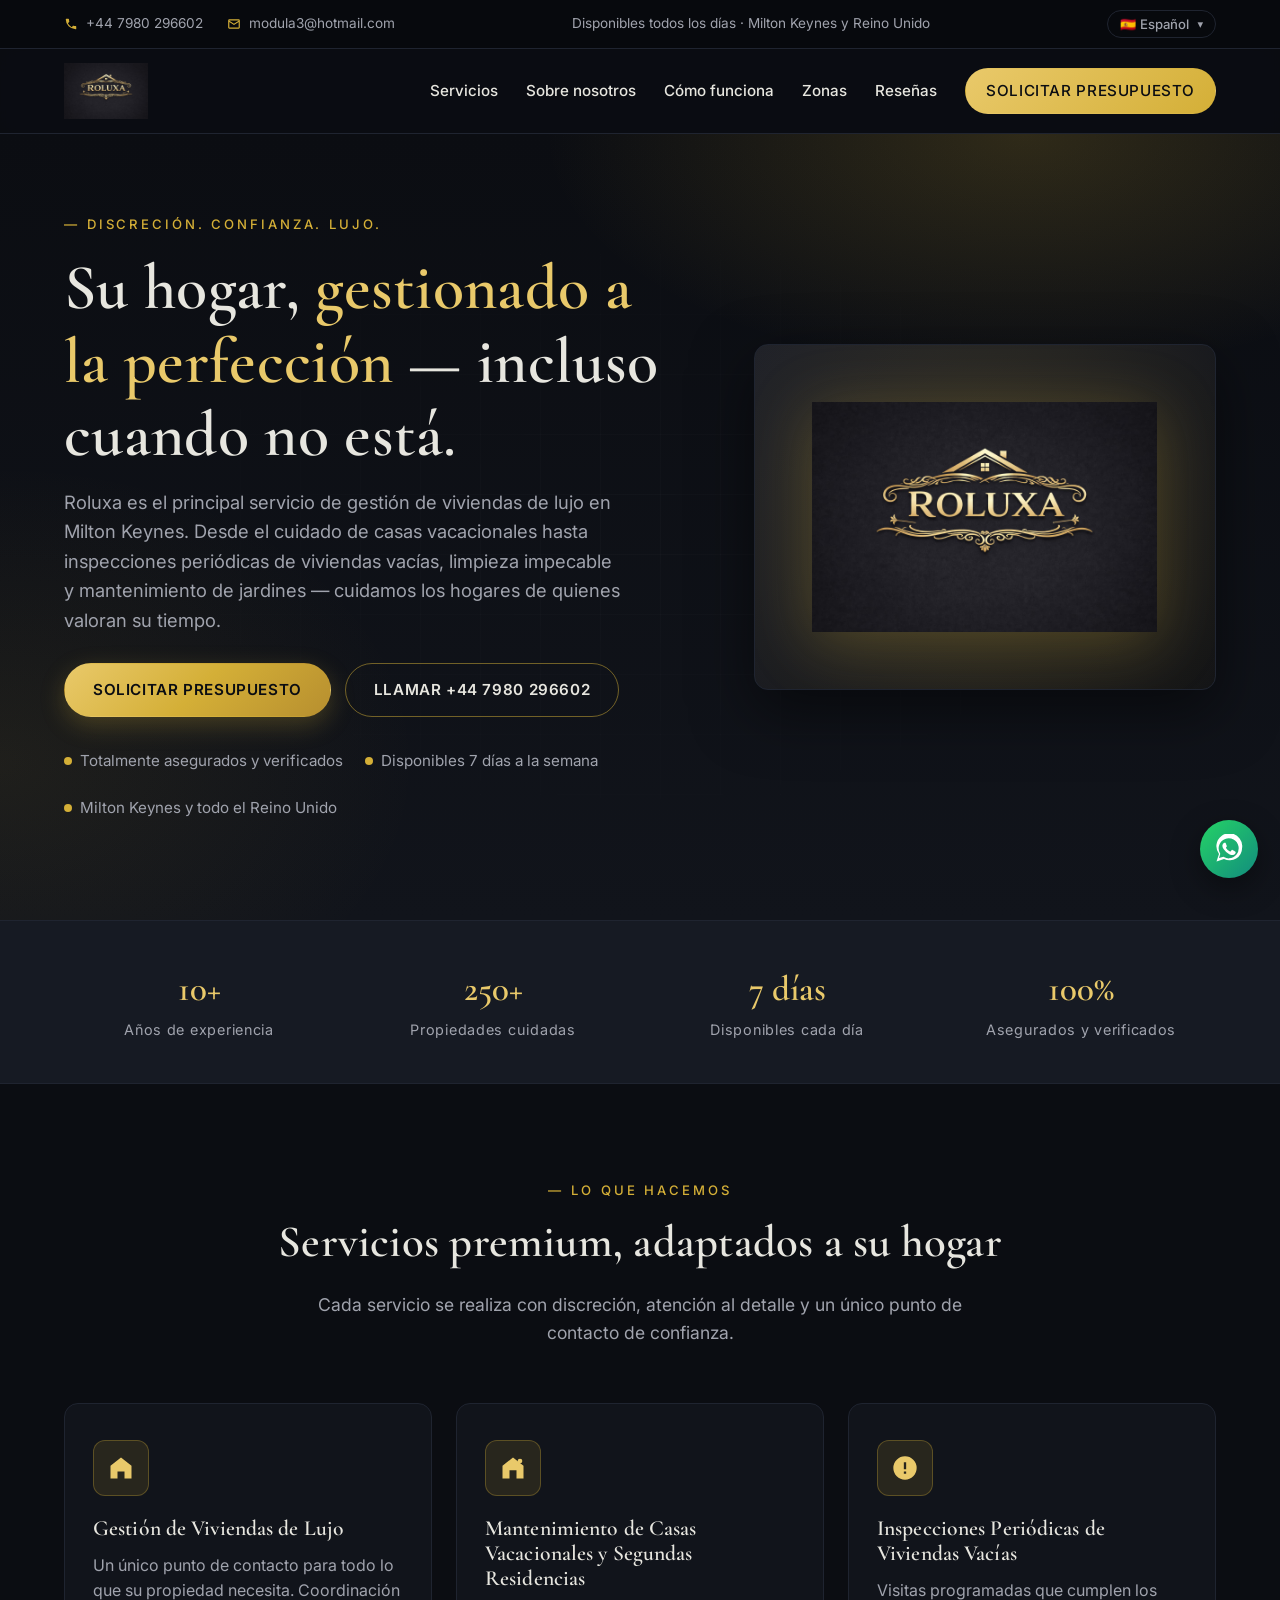
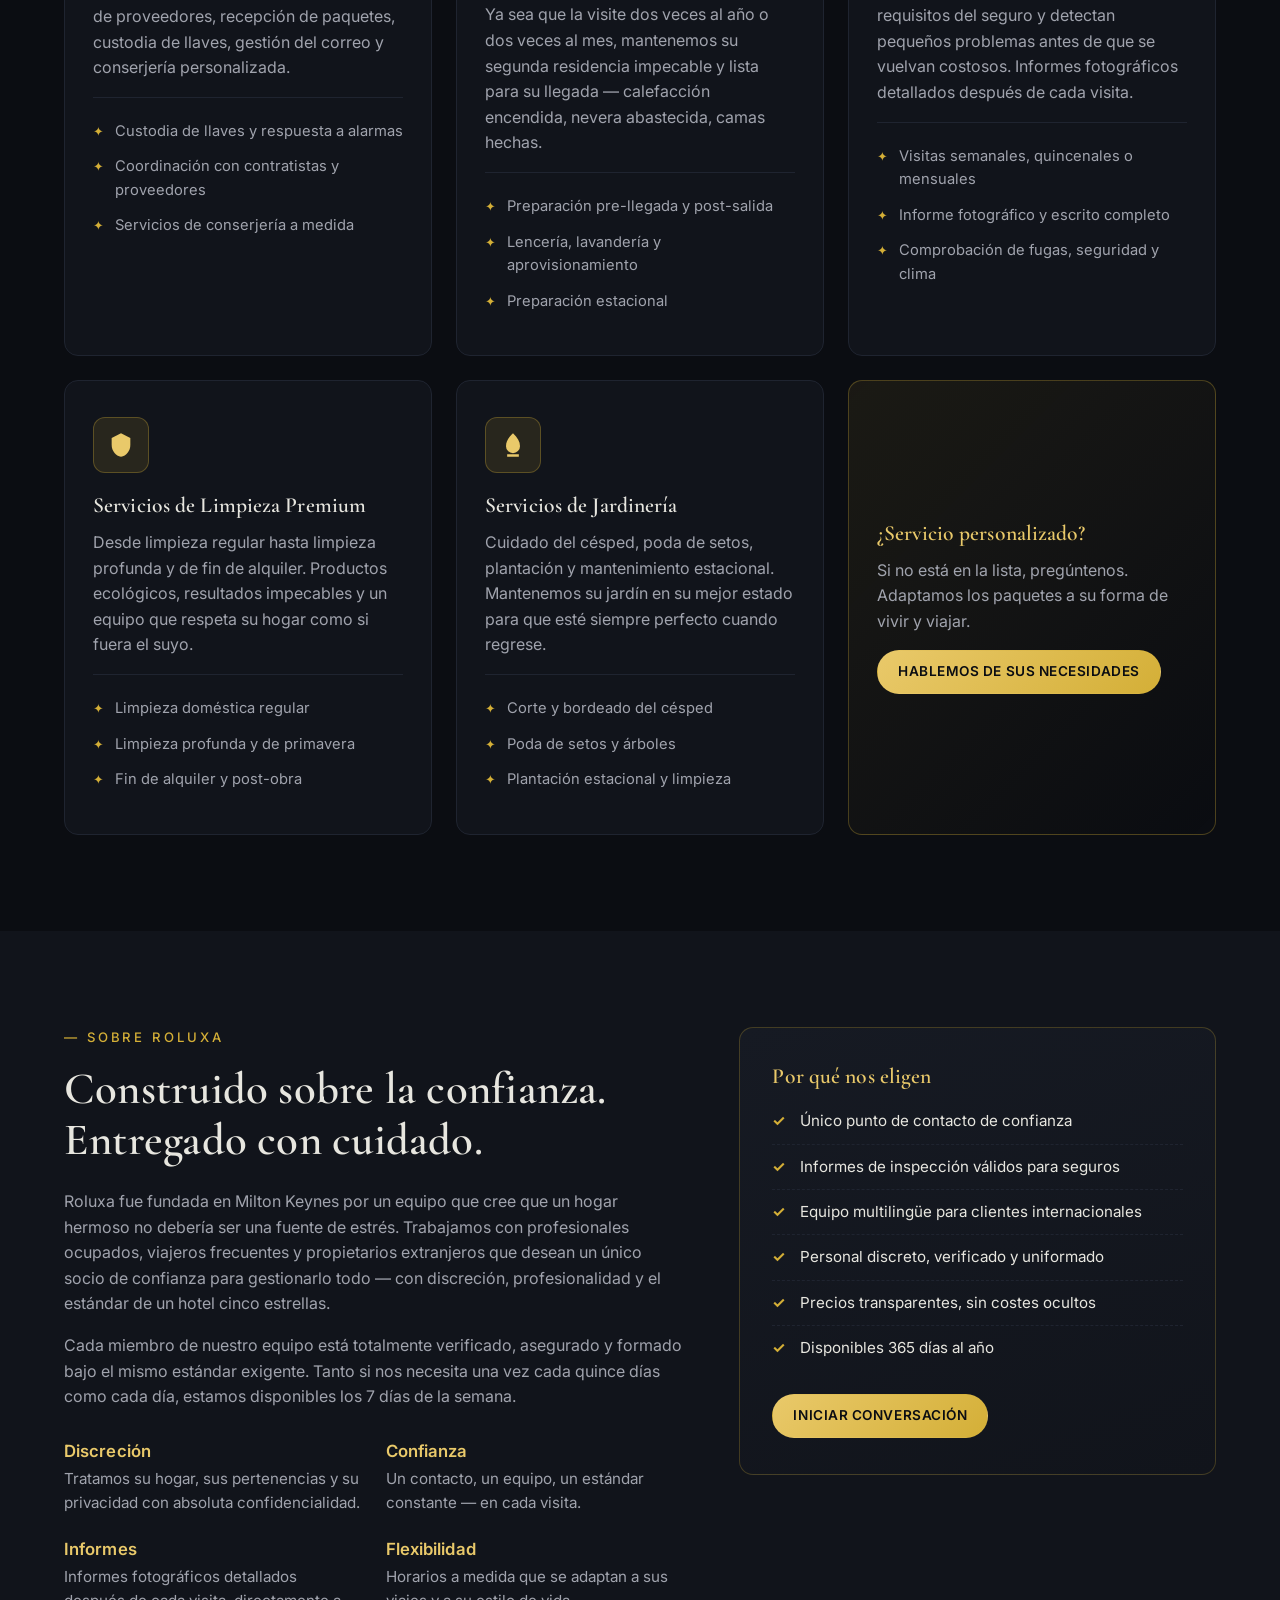
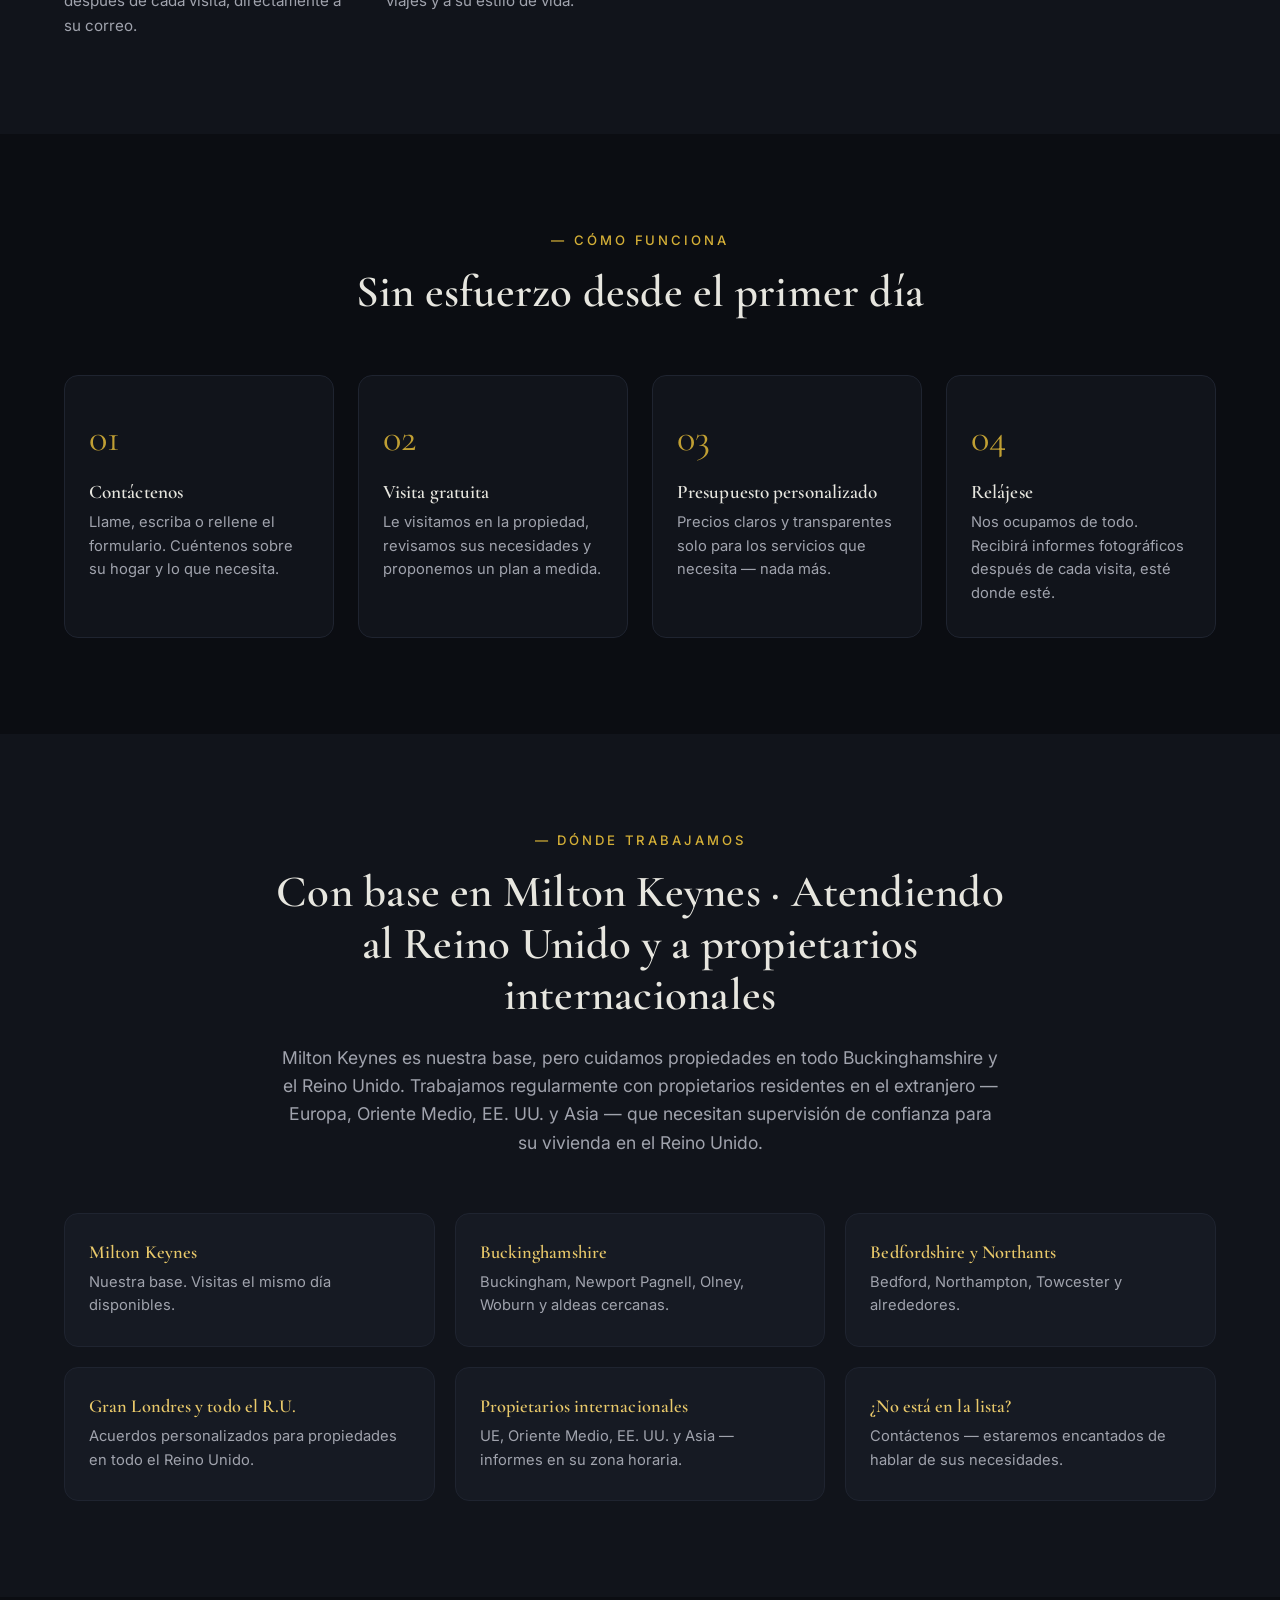
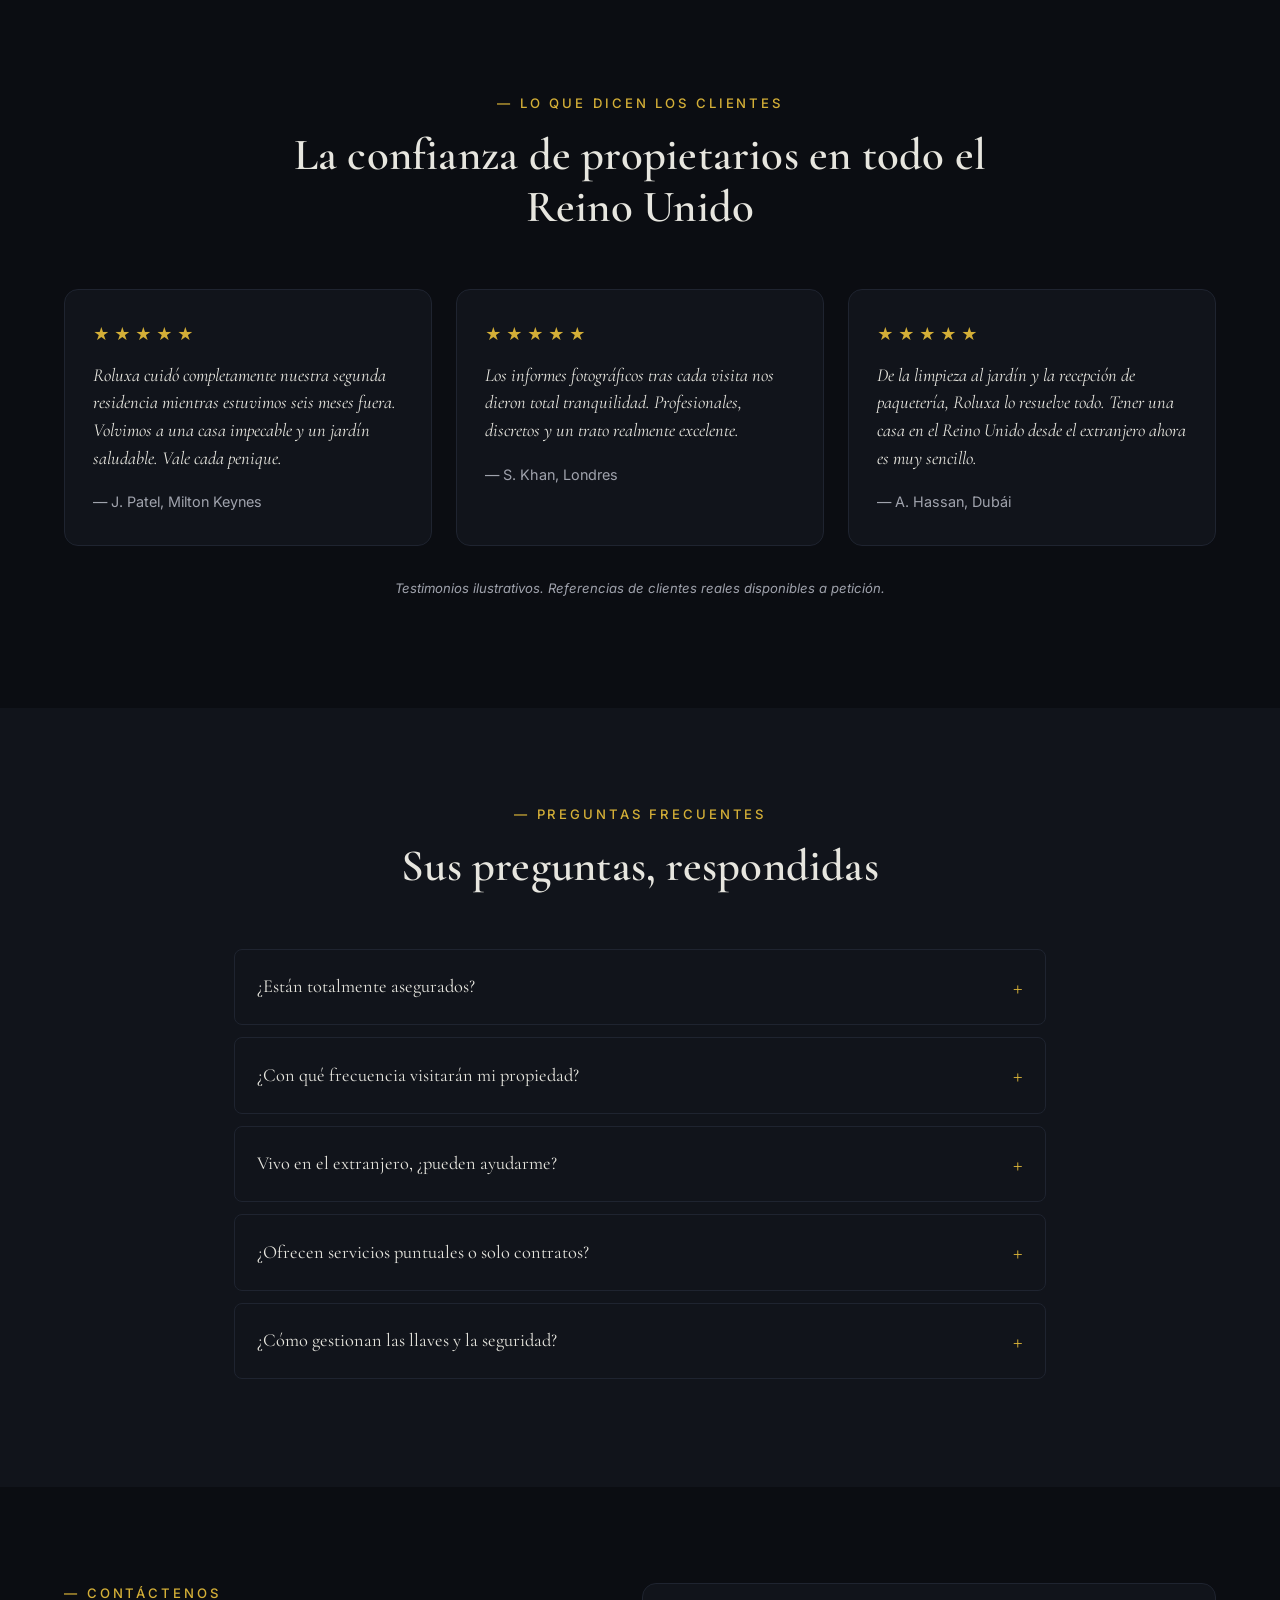
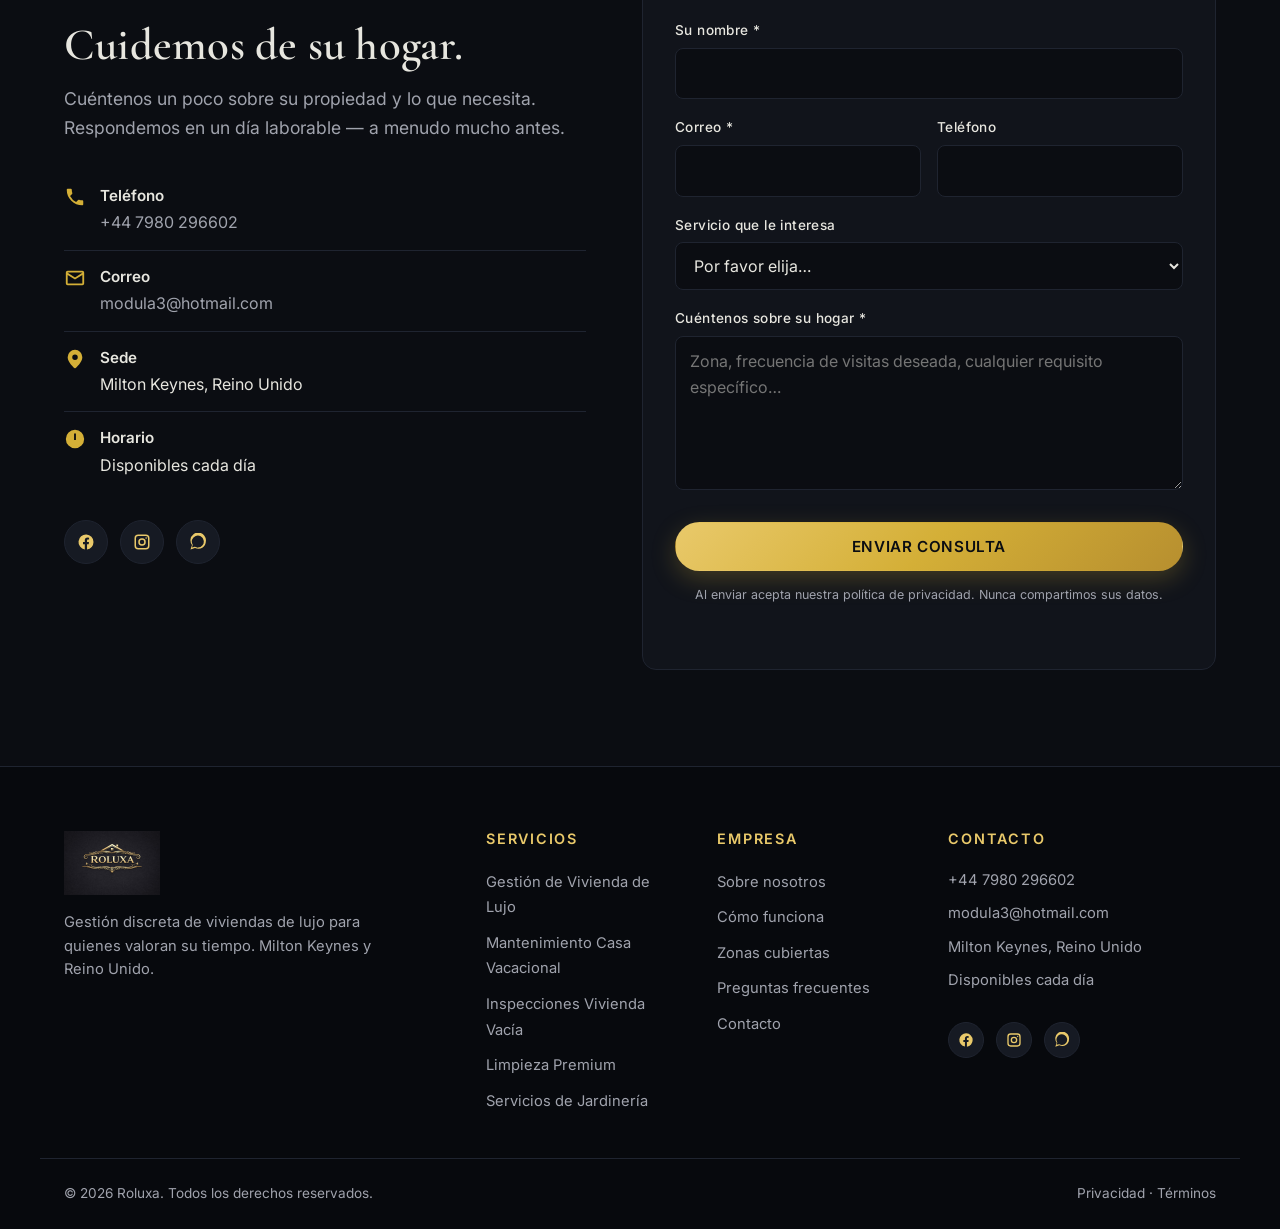
<file: es/index.html>
<!DOCTYPE html>
<html lang="es">
<head>
  <meta charset="UTF-8" />
  <meta name="viewport" content="width=device-width, initial-scale=1.0" />
  <meta name="theme-color" content="#0b0d12" />

  <title>Roluxa | Gestión de Viviendas de Lujo &amp; Mantenimiento de Propiedades &middot; Milton Keynes y Reino Unido</title>
  <meta name="description" content="Roluxa ofrece gestión discreta de viviendas de lujo, mantenimiento de segundas residencias y casas vacacionales, inspecciones de viviendas vacías, limpieza premium y servicios de jardinería en Milton Keynes y todo el Reino Unido." />
  <meta name="keywords" content="gestión vivienda de lujo, mantenimiento segunda residencia, casa vacacional, inspecciones vivienda vacía, limpieza premium, jardinería, Milton Keynes, gestión inmobiliaria Reino Unido, custodia de llaves" />
  <meta name="author" content="Roluxa" />
  <meta name="robots" content="index, follow, max-image-preview:large" />

  <link rel="canonical" href="https://www.roluxa.co.uk/es/" />
  <link rel="alternate" hreflang="en-GB" href="https://www.roluxa.co.uk/" />
  <link rel="alternate" hreflang="en" href="https://www.roluxa.co.uk/" />
  <link rel="alternate" hreflang="ar" href="https://www.roluxa.co.uk/ar/" />
  <link rel="alternate" hreflang="fr" href="https://www.roluxa.co.uk/fr/" />
  <link rel="alternate" hreflang="es" href="https://www.roluxa.co.uk/es/" />
  <link rel="alternate" hreflang="x-default" href="https://www.roluxa.co.uk/" />

  <meta property="og:type" content="website" />
  <meta property="og:site_name" content="Roluxa" />
  <meta property="og:title" content="Roluxa | Gestión de Viviendas de Lujo" />
  <meta property="og:description" content="Gestión discreta de viviendas de lujo para quienes valoran su tiempo. Milton Keynes y Reino Unido." />
  <meta property="og:url" content="https://www.roluxa.co.uk/es/" />
  <meta property="og:image" content="https://www.roluxa.co.uk/og-image.jpg" />
  <meta property="og:locale" content="es_ES" />

  <meta name="twitter:card" content="summary_large_image" />
  <meta name="twitter:title" content="Roluxa | Gestión de Viviendas de Lujo" />
  <meta name="twitter:description" content="Su hogar, gestionado a la perfección — incluso cuando no está." />
  <meta name="twitter:image" content="https://www.roluxa.co.uk/og-image.jpg" />

  <link rel="icon" type="image/svg+xml" href="../favicon.svg" />
  <link rel="apple-touch-icon" href="../logo.png" />
  <link rel="manifest" href="../site.webmanifest" />

  <link rel="preconnect" href="https://fonts.googleapis.com" />
  <link rel="preconnect" href="https://fonts.gstatic.com" crossorigin />
  <link href="https://fonts.googleapis.com/css2?family=Cormorant+Garamond:wght@400;500;600;700&amp;family=Inter:wght@300;400;500;600;700&amp;display=swap" rel="stylesheet" />

  <link rel="stylesheet" href="../styles.css" />

  <script type="application/ld+json">
  {
    "@context": "https://schema.org",
    "@type": "HomeAndConstructionBusiness",
    "name": "Roluxa",
    "description": "Gestión de viviendas de lujo, mantenimiento de segundas residencias, inspecciones de viviendas vacías, limpieza premium y jardinería.",
    "url": "https://www.roluxa.co.uk/es/",
    "logo": "https://www.roluxa.co.uk/logo.png",
    "telephone": "+44 7980 296602",
    "email": "modula3@hotmail.com",
    "priceRange": "$$$",
    "address": { "@type": "PostalAddress", "addressLocality": "Milton Keynes", "addressRegion": "Buckinghamshire", "addressCountry": "GB" },
    "areaServed": [ { "@type": "City", "name": "Milton Keynes" }, { "@type": "Country", "name": "Reino Unido" } ],
    "sameAs": [ "https://www.facebook.com/share/1N78MLEqkn/", "https://www.instagram.com/roluxa_services" ]
  }
  </script>
</head>
<body>

  <a class="skip-link" href="#main">Saltar al contenido</a>

  <div class="topbar">
    <div class="container topbar-inner">
      <span class="topbar-item"><svg class="ic" viewBox="0 0 24 24" aria-hidden="true"><path d="M6.6 10.8a15.5 15.5 0 0 0 6.6 6.6l2.2-2.2a1 1 0 0 1 1-.25 11.4 11.4 0 0 0 3.6.57 1 1 0 0 1 1 1V20a1 1 0 0 1-1 1A17 17 0 0 1 3 4a1 1 0 0 1 1-1h3.5a1 1 0 0 1 1 1 11.4 11.4 0 0 0 .57 3.6 1 1 0 0 1-.25 1z"/></svg><a href="tel:+447980296602">+44 7980 296602</a></span>
      <span class="topbar-item"><svg class="ic" viewBox="0 0 24 24" aria-hidden="true"><path d="M4 4h16a2 2 0 0 1 2 2v12a2 2 0 0 1-2 2H4a2 2 0 0 1-2-2V6a2 2 0 0 1 2-2zm0 2v.4l8 5 8-5V6H4zm0 2.6V18h16V8.6l-8 5-8-5z"/></svg><a href="mailto:modula3@hotmail.com">modula3@hotmail.com</a></span>
      <span class="topbar-item desktop-only">Disponibles todos los días &middot; Milton Keynes y Reino Unido</span>
      <span class="lang-switch desktop-only" id="langSwitch">
        <button class="lang-current" type="button" aria-haspopup="true" aria-expanded="false">🇪🇸 Español</button>
        <ul class="lang-menu" role="menu">
          <li><a href="/" lang="en"><span class="flag">🇬🇧</span>English</a></li>
          <li><a href="/ar/" lang="ar"><span class="flag">🇸🇦</span>العربية</a></li>
          <li><a href="/fr/" lang="fr"><span class="flag">🇫🇷</span>Français</a></li>
          <li><a href="/es/" class="active" lang="es"><span class="flag">🇪🇸</span>Español</a></li>
        </ul>
      </span>
    </div>
  </div>

  <header class="site-header" id="siteHeader">
    <div class="container nav-inner">
      <a href="#home" class="brand" aria-label="Roluxa - inicio">
        <img src="../logo.png" alt="Roluxa" class="brand-logo" onerror="this.onerror=null;this.src='../logo.svg';" />
      </a>
      <nav class="nav" aria-label="Navegación principal">
        <ul class="nav-list" id="navList">
          <li><a href="#services">Servicios</a></li>
          <li><a href="#about">Sobre nosotros</a></li>
          <li><a href="#process">Cómo funciona</a></li>
          <li><a href="#areas">Zonas</a></li>
          <li><a href="#testimonials">Reseñas</a></li>
          <li><a href="#contact" class="btn btn-gold-sm">Solicitar Presupuesto</a></li>
        </ul>
      </nav>
      <button class="hamburger" id="hamburger" aria-label="Abrir menú" aria-expanded="false" aria-controls="navList">
        <span></span><span></span><span></span>
      </button>
    </div>
  </header>

  <main id="main">

    <section id="home" class="hero">
      <div class="hero-bg" aria-hidden="true"></div>
      <div class="container hero-inner">
        <div class="hero-content">
          <p class="eyebrow">&mdash; Discreción. Confianza. Lujo.</p>
          <h1 class="hero-title">Su hogar, <span class="gold">gestionado a la perfección</span> &mdash; incluso cuando no está.</h1>
          <p class="hero-sub">
            Roluxa es el principal servicio de gestión de viviendas de lujo en Milton Keynes. Desde el cuidado de casas vacacionales hasta inspecciones periódicas de viviendas vacías, limpieza impecable y mantenimiento de jardines &mdash; cuidamos los hogares de quienes valoran su tiempo.
          </p>
          <div class="hero-cta">
            <a href="#contact" class="btn btn-gold">Solicitar Presupuesto</a>
            <a href="tel:+447980296602" class="btn btn-ghost">Llamar +44 7980 296602</a>
          </div>
          <ul class="hero-points">
            <li><span class="dot"></span> Totalmente asegurados y verificados</li>
            <li><span class="dot"></span> Disponibles 7 días a la semana</li>
            <li><span class="dot"></span> Milton Keynes y todo el Reino Unido</li>
          </ul>
        </div>
        <div class="hero-frame" aria-hidden="true">
          <div class="frame-glow"></div>
          <img src="../logo.png" alt="" class="hero-logo" onerror="this.onerror=null;this.src='../logo.svg';" />
        </div>
      </div>
    </section>

    <section class="trust">
      <div class="container trust-grid">
        <div class="trust-item"><strong>10+</strong><span>Años de experiencia</span></div>
        <div class="trust-item"><strong>250+</strong><span>Propiedades cuidadas</span></div>
        <div class="trust-item"><strong>7 días</strong><span>Disponibles cada día</span></div>
        <div class="trust-item"><strong>100%</strong><span>Asegurados y verificados</span></div>
      </div>
    </section>

    <section id="services" class="section">
      <div class="container">
        <header class="section-head">
          <p class="eyebrow">&mdash; Lo que hacemos</p>
          <h2>Servicios premium, adaptados a su hogar</h2>
          <p class="lede">Cada servicio se realiza con discreción, atención al detalle y un único punto de contacto de confianza.</p>
        </header>

        <div class="services-grid">
          <article class="service-card">
            <div class="service-icon" aria-hidden="true"><svg viewBox="0 0 24 24"><path d="M12 3l9 7v11h-6v-6h-6v6H3V10z"/></svg></div>
            <h3>Gestión de Viviendas de Lujo</h3>
            <p>Un único punto de contacto para todo lo que su propiedad necesita. Coordinación de proveedores, recepción de paquetes, custodia de llaves, gestión del correo y conserjería personalizada.</p>
            <ul class="service-list">
              <li>Custodia de llaves y respuesta a alarmas</li>
              <li>Coordinación con contratistas y proveedores</li>
              <li>Servicios de conserjería a medida</li>
            </ul>
          </article>

          <article class="service-card">
            <div class="service-icon" aria-hidden="true"><svg viewBox="0 0 24 24"><path d="M21 10l-9-7-9 7v11h6v-7h6v7h6z"/><circle cx="18" cy="6" r="2"/></svg></div>
            <h3>Mantenimiento de Casas Vacacionales y Segundas Residencias</h3>
            <p>Ya sea que la visite dos veces al año o dos veces al mes, mantenemos su segunda residencia impecable y lista para su llegada &mdash; calefacción encendida, nevera abastecida, camas hechas.</p>
            <ul class="service-list">
              <li>Preparación pre-llegada y post-salida</li>
              <li>Lencería, lavandería y aprovisionamiento</li>
              <li>Preparación estacional</li>
            </ul>
          </article>

          <article class="service-card">
            <div class="service-icon" aria-hidden="true"><svg viewBox="0 0 24 24"><path d="M12 2a10 10 0 1 0 10 10A10 10 0 0 0 12 2zm1 11h-2V7h2zm0 4h-2v-2h2z"/></svg></div>
            <h3>Inspecciones Periódicas de Viviendas Vacías</h3>
            <p>Visitas programadas que cumplen los requisitos del seguro y detectan pequeños problemas antes de que se vuelvan costosos. Informes fotográficos detallados después de cada visita.</p>
            <ul class="service-list">
              <li>Visitas semanales, quincenales o mensuales</li>
              <li>Informe fotográfico y escrito completo</li>
              <li>Comprobación de fugas, seguridad y clima</li>
            </ul>
          </article>

          <article class="service-card">
            <div class="service-icon" aria-hidden="true"><svg viewBox="0 0 24 24"><path d="M12 2L4 6v6c0 5 3.5 9.5 8 10 4.5-.5 8-5 8-10V6z"/></svg></div>
            <h3>Servicios de Limpieza Premium</h3>
            <p>Desde limpieza regular hasta limpieza profunda y de fin de alquiler. Productos ecológicos, resultados impecables y un equipo que respeta su hogar como si fuera el suyo.</p>
            <ul class="service-list">
              <li>Limpieza doméstica regular</li>
              <li>Limpieza profunda y de primavera</li>
              <li>Fin de alquiler y post-obra</li>
            </ul>
          </article>

          <article class="service-card">
            <div class="service-icon" aria-hidden="true"><svg viewBox="0 0 24 24"><path d="M12 2C8 6 6 9 6 13a6 6 0 0 0 12 0c0-4-2-7-6-11zM7 20h10v2H7z"/></svg></div>
            <h3>Servicios de Jardinería</h3>
            <p>Cuidado del césped, poda de setos, plantación y mantenimiento estacional. Mantenemos su jardín en su mejor estado para que esté siempre perfecto cuando regrese.</p>
            <ul class="service-list">
              <li>Corte y bordeado del césped</li>
              <li>Poda de setos y árboles</li>
              <li>Plantación estacional y limpieza</li>
            </ul>
          </article>

          <article class="service-card service-card--cta">
            <h3>¿Servicio personalizado?</h3>
            <p>Si no está en la lista, pregúntenos. Adaptamos los paquetes a su forma de vivir y viajar.</p>
            <a href="#contact" class="btn btn-gold-sm">Hablemos de sus necesidades</a>
          </article>
        </div>
      </div>
    </section>

    <section id="about" class="section section--alt">
      <div class="container about-grid">
        <div class="about-text">
          <p class="eyebrow">&mdash; Sobre Roluxa</p>
          <h2>Construido sobre la confianza. Entregado con cuidado.</h2>
          <p>
            Roluxa fue fundada en Milton Keynes por un equipo que cree que un hogar hermoso no debería ser una fuente de estrés. Trabajamos con profesionales ocupados, viajeros frecuentes y propietarios extranjeros que desean un único socio de confianza para gestionarlo todo &mdash; con discreción, profesionalidad y el estándar de un hotel cinco estrellas.
          </p>
          <p>
            Cada miembro de nuestro equipo está totalmente verificado, asegurado y formado bajo el mismo estándar exigente. Tanto si nos necesita una vez cada quince días como cada día, estamos disponibles los 7 días de la semana.
          </p>
          <div class="about-bullets">
            <div><h4>Discreción</h4><p>Tratamos su hogar, sus pertenencias y su privacidad con absoluta confidencialidad.</p></div>
            <div><h4>Confianza</h4><p>Un contacto, un equipo, un estándar constante &mdash; en cada visita.</p></div>
            <div><h4>Informes</h4><p>Informes fotográficos detallados después de cada visita, directamente a su correo.</p></div>
            <div><h4>Flexibilidad</h4><p>Horarios a medida que se adaptan a sus viajes y a su estilo de vida.</p></div>
          </div>
        </div>
        <aside class="about-card">
          <h3>Por qué nos eligen</h3>
          <ul class="check-list">
            <li>Único punto de contacto de confianza</li>
            <li>Informes de inspección válidos para seguros</li>
            <li>Equipo multilingüe para clientes internacionales</li>
            <li>Personal discreto, verificado y uniformado</li>
            <li>Precios transparentes, sin costes ocultos</li>
            <li>Disponibles 365 días al año</li>
          </ul>
          <a href="#contact" class="btn btn-gold-sm">Iniciar conversación</a>
        </aside>
      </div>
    </section>

    <section id="process" class="section">
      <div class="container">
        <header class="section-head">
          <p class="eyebrow">&mdash; Cómo funciona</p>
          <h2>Sin esfuerzo desde el primer día</h2>
        </header>
        <ol class="process-list">
          <li><span class="step-num">01</span><h3>Contáctenos</h3><p>Llame, escriba o rellene el formulario. Cuéntenos sobre su hogar y lo que necesita.</p></li>
          <li><span class="step-num">02</span><h3>Visita gratuita</h3><p>Le visitamos en la propiedad, revisamos sus necesidades y proponemos un plan a medida.</p></li>
          <li><span class="step-num">03</span><h3>Presupuesto personalizado</h3><p>Precios claros y transparentes solo para los servicios que necesita &mdash; nada más.</p></li>
          <li><span class="step-num">04</span><h3>Relájese</h3><p>Nos ocupamos de todo. Recibirá informes fotográficos después de cada visita, esté donde esté.</p></li>
        </ol>
      </div>
    </section>

    <section id="areas" class="section section--alt">
      <div class="container">
        <header class="section-head">
          <p class="eyebrow">&mdash; Dónde trabajamos</p>
          <h2>Con base en Milton Keynes &middot; Atendiendo al Reino Unido y a propietarios internacionales</h2>
          <p class="lede">Milton Keynes es nuestra base, pero cuidamos propiedades en todo Buckinghamshire y el Reino Unido. Trabajamos regularmente con propietarios residentes en el extranjero &mdash; Europa, Oriente Medio, EE.&nbsp;UU. y Asia &mdash; que necesitan supervisión de confianza para su vivienda en el Reino Unido.</p>
        </header>
        <div class="areas-grid">
          <div class="area-card"><h3>Milton Keynes</h3><p>Nuestra base. Visitas el mismo día disponibles.</p></div>
          <div class="area-card"><h3>Buckinghamshire</h3><p>Buckingham, Newport Pagnell, Olney, Woburn y aldeas cercanas.</p></div>
          <div class="area-card"><h3>Bedfordshire y Northants</h3><p>Bedford, Northampton, Towcester y alrededores.</p></div>
          <div class="area-card"><h3>Gran Londres y todo el R.U.</h3><p>Acuerdos personalizados para propiedades en todo el Reino Unido.</p></div>
          <div class="area-card"><h3>Propietarios internacionales</h3><p>UE, Oriente Medio, EE.&nbsp;UU. y Asia &mdash; informes en su zona horaria.</p></div>
          <div class="area-card"><h3>¿No está en la lista?</h3><p>Contáctenos &mdash; estaremos encantados de hablar de sus necesidades.</p></div>
        </div>
      </div>
    </section>

    <section id="testimonials" class="section">
      <div class="container">
        <header class="section-head">
          <p class="eyebrow">&mdash; Lo que dicen los clientes</p>
          <h2>La confianza de propietarios en todo el Reino Unido</h2>
        </header>
        <div class="testimonial-grid">
          <figure class="testimonial">
            <div class="stars" aria-label="5 de 5 estrellas">&#9733;&#9733;&#9733;&#9733;&#9733;</div>
            <blockquote>Roluxa cuidó completamente nuestra segunda residencia mientras estuvimos seis meses fuera. Volvimos a una casa impecable y un jardín saludable. Vale cada penique.</blockquote>
            <figcaption>&mdash; J. Patel, Milton Keynes</figcaption>
          </figure>
          <figure class="testimonial">
            <div class="stars" aria-label="5 de 5 estrellas">&#9733;&#9733;&#9733;&#9733;&#9733;</div>
            <blockquote>Los informes fotográficos tras cada visita nos dieron total tranquilidad. Profesionales, discretos y un trato realmente excelente.</blockquote>
            <figcaption>&mdash; S. Khan, Londres</figcaption>
          </figure>
          <figure class="testimonial">
            <div class="stars" aria-label="5 de 5 estrellas">&#9733;&#9733;&#9733;&#9733;&#9733;</div>
            <blockquote>De la limpieza al jardín y la recepción de paquetería, Roluxa lo resuelve todo. Tener una casa en el Reino Unido desde el extranjero ahora es muy sencillo.</blockquote>
            <figcaption>&mdash; A. Hassan, Dubái</figcaption>
          </figure>
        </div>
        <p class="testimonial-note">Testimonios ilustrativos. Referencias de clientes reales disponibles a petición.</p>
      </div>
    </section>

    <section id="faq" class="section section--alt">
      <div class="container faq-wrap">
        <header class="section-head">
          <p class="eyebrow">&mdash; Preguntas frecuentes</p>
          <h2>Sus preguntas, respondidas</h2>
        </header>
        <div class="faq">
          <details><summary>¿Están totalmente asegurados?</summary><p>Sí. Roluxa cuenta con seguro integral de responsabilidad civil y seguro de custodia de llaves. La documentación está disponible a petición.</p></details>
          <details><summary>¿Con qué frecuencia visitarán mi propiedad?</summary><p>Tan a menudo como necesite. Muchos clientes con casas vacías eligen visitas semanales o quincenales para cumplir con los requisitos del seguro; los propietarios de casas vacacionales prefieren inspecciones mensuales más la preparación de la llegada.</p></details>
          <details><summary>Vivo en el extranjero, ¿pueden ayudarme?</summary><p>Por supuesto. Una gran parte de nuestro trabajo es para propietarios residentes fuera del país. Enviamos informes fotográficos y escritos detallados tras cada visita, y estamos disponibles en cualquier zona horaria por WhatsApp y correo.</p></details>
          <details><summary>¿Ofrecen servicios puntuales o solo contratos?</summary><p>Ambos. Ofrecemos limpiezas profundas puntuales, mantenimiento de jardines bajo demanda y visitas de custodia de llaves, así como contratos de gestión continuada.</p></details>
          <details><summary>¿Cómo gestionan las llaves y la seguridad?</summary><p>Las llaves se guardan en cajas con código fuera del lugar, nunca etiquetadas con su dirección. Todo el personal está verificado, uniformado y sigue protocolos de seguridad estrictos.</p></details>
        </div>
      </div>
    </section>

    <section id="contact" class="section">
      <div class="container contact-grid">
        <div class="contact-info">
          <p class="eyebrow">&mdash; Contáctenos</p>
          <h2>Cuidemos de su hogar.</h2>
          <p class="lede">Cuéntenos un poco sobre su propiedad y lo que necesita. Respondemos en un día laborable &mdash; a menudo mucho antes.</p>
          <ul class="contact-list">
            <li><svg class="ic" viewBox="0 0 24 24"><path d="M6.6 10.8a15.5 15.5 0 0 0 6.6 6.6l2.2-2.2a1 1 0 0 1 1-.25 11.4 11.4 0 0 0 3.6.57 1 1 0 0 1 1 1V20a1 1 0 0 1-1 1A17 17 0 0 1 3 4a1 1 0 0 1 1-1h3.5a1 1 0 0 1 1 1 11.4 11.4 0 0 0 .57 3.6 1 1 0 0 1-.25 1z"/></svg><div><strong>Teléfono</strong><a href="tel:+447980296602">+44 7980 296602</a></div></li>
            <li><svg class="ic" viewBox="0 0 24 24"><path d="M4 4h16a2 2 0 0 1 2 2v12a2 2 0 0 1-2 2H4a2 2 0 0 1-2-2V6a2 2 0 0 1 2-2zm0 2v.4l8 5 8-5V6H4zm0 2.6V18h16V8.6l-8 5-8-5z"/></svg><div><strong>Correo</strong><a href="mailto:modula3@hotmail.com">modula3@hotmail.com</a></div></li>
            <li><svg class="ic" viewBox="0 0 24 24"><path d="M12 2a8 8 0 0 0-8 8c0 5.4 7 11.6 7.3 11.8a1 1 0 0 0 1.4 0C13 21.6 20 15.4 20 10a8 8 0 0 0-8-8zm0 11a3 3 0 1 1 3-3 3 3 0 0 1-3 3z"/></svg><div><strong>Sede</strong>Milton Keynes, Reino Unido</div></li>
            <li><svg class="ic" viewBox="0 0 24 24"><path d="M12 2a10 10 0 1 0 10 10A10 10 0 0 0 12 2zm1 11h-2V6h2z"/></svg><div><strong>Horario</strong>Disponibles cada día</div></li>
          </ul>
          <div class="socials">
            <a href="https://www.facebook.com/share/1N78MLEqkn/" aria-label="Roluxa en Facebook" target="_blank" rel="noopener"><svg viewBox="0 0 24 24"><path d="M22 12a10 10 0 1 0-11.6 9.9v-7H8v-3h2.4V9.7c0-2.4 1.4-3.7 3.6-3.7a14 14 0 0 1 2.1.2v2.4h-1.2c-1.2 0-1.5.7-1.5 1.5V12h2.6l-.4 3h-2.2v7A10 10 0 0 0 22 12z"/></svg></a>
            <a href="https://www.instagram.com/roluxa_services" aria-label="Roluxa en Instagram" target="_blank" rel="noopener"><svg viewBox="0 0 24 24"><path d="M7 2h10a5 5 0 0 1 5 5v10a5 5 0 0 1-5 5H7a5 5 0 0 1-5-5V7a5 5 0 0 1 5-5zm10 2H7a3 3 0 0 0-3 3v10a3 3 0 0 0 3 3h10a3 3 0 0 0 3-3V7a3 3 0 0 0-3-3zm-5 3a5 5 0 1 1-5 5 5 5 0 0 1 5-5zm0 2a3 3 0 1 0 3 3 3 3 0 0 0-3-3zm5.5-3.5a1 1 0 1 1-1 1 1 1 0 0 1 1-1z"/></svg></a>
            <a href="https://wa.me/447980296602" aria-label="Roluxa en WhatsApp" target="_blank" rel="noopener"><svg viewBox="0 0 24 24"><path d="M20.5 3.5A10 10 0 0 0 4 16l-2 6 6-2a10 10 0 0 0 14.5-9 10 10 0 0 0-2-7.5zm-8.5 16a8 8 0 0 1-4.1-1.1l-.3-.2-3.6 1 1-3.5-.2-.3a8 8 0 1 1 7.2 4z"/></svg></a>
          </div>
        </div>

        <form class="contact-form" id="contactForm" action="https://formspree.io/f/mredzpbb" method="POST" novalidate>
          <div class="field">
            <label for="name">Su nombre *</label>
            <input id="name" name="name" type="text" required autocomplete="name" />
          </div>
          <div class="field-row">
            <div class="field">
              <label for="email">Correo *</label>
              <input id="email" name="email" type="email" required autocomplete="email" />
            </div>
            <div class="field">
              <label for="phone">Teléfono</label>
              <input id="phone" name="phone" type="tel" autocomplete="tel" />
            </div>
          </div>
          <div class="field">
            <label for="service">Servicio que le interesa</label>
            <select id="service" name="service">
              <option value="">Por favor elija…</option>
              <option>Gestión de Vivienda de Lujo</option>
              <option>Mantenimiento Casa Vacacional / Segunda Residencia</option>
              <option>Inspección Vivienda Vacía</option>
              <option>Limpieza Premium</option>
              <option>Servicios de Jardinería</option>
              <option>A medida / varios servicios</option>
            </select>
          </div>
          <div class="field">
            <label for="message">Cuéntenos sobre su hogar *</label>
            <textarea id="message" name="message" rows="5" required placeholder="Zona, frecuencia de visitas deseada, cualquier requisito específico…"></textarea>
          </div>
          <input type="text" name="_gotcha" tabindex="-1" autocomplete="off" style="position:absolute;left:-9999px;" />
          <input type="hidden" name="_subject" value="Nueva consulta Roluxa (ES)" />
          <input type="hidden" name="_language" value="es" />
          <button type="submit" class="btn btn-gold">Enviar consulta</button>
          <p class="form-note">Al enviar acepta nuestra política de privacidad. Nunca compartimos sus datos.</p>
          <p class="form-status" id="formStatus" role="status" aria-live="polite"></p>
        </form>
      </div>
    </section>

  </main>

  <footer class="site-footer">
    <div class="container footer-inner">
      <div class="footer-brand">
        <img src="../logo.png" alt="Roluxa" class="footer-logo" onerror="this.onerror=null;this.src='../logo.svg';" />
        <p>Gestión discreta de viviendas de lujo para quienes valoran su tiempo. Milton Keynes y Reino Unido.</p>
      </div>
      <div class="footer-col">
        <h4>Servicios</h4>
        <ul>
          <li><a href="#services">Gestión de Vivienda de Lujo</a></li>
          <li><a href="#services">Mantenimiento Casa Vacacional</a></li>
          <li><a href="#services">Inspecciones Vivienda Vacía</a></li>
          <li><a href="#services">Limpieza Premium</a></li>
          <li><a href="#services">Servicios de Jardinería</a></li>
        </ul>
      </div>
      <div class="footer-col">
        <h4>Empresa</h4>
        <ul>
          <li><a href="#about">Sobre nosotros</a></li>
          <li><a href="#process">Cómo funciona</a></li>
          <li><a href="#areas">Zonas cubiertas</a></li>
          <li><a href="#faq">Preguntas frecuentes</a></li>
          <li><a href="#contact">Contacto</a></li>
        </ul>
      </div>
      <div class="footer-col">
        <h4>Contacto</h4>
        <ul class="footer-contact">
          <li><a href="tel:+447980296602">+44 7980 296602</a></li>
          <li><a href="mailto:modula3@hotmail.com">modula3@hotmail.com</a></li>
          <li>Milton Keynes, Reino Unido</li>
          <li>Disponibles cada día</li>
        </ul>
        <div class="socials small">
          <a href="https://www.facebook.com/share/1N78MLEqkn/" aria-label="Facebook" target="_blank" rel="noopener"><svg viewBox="0 0 24 24"><path d="M22 12a10 10 0 1 0-11.6 9.9v-7H8v-3h2.4V9.7c0-2.4 1.4-3.7 3.6-3.7a14 14 0 0 1 2.1.2v2.4h-1.2c-1.2 0-1.5.7-1.5 1.5V12h2.6l-.4 3h-2.2v7A10 10 0 0 0 22 12z"/></svg></a>
          <a href="https://www.instagram.com/roluxa_services" aria-label="Instagram" target="_blank" rel="noopener"><svg viewBox="0 0 24 24"><path d="M7 2h10a5 5 0 0 1 5 5v10a5 5 0 0 1-5 5H7a5 5 0 0 1-5-5V7a5 5 0 0 1 5-5zm10 2H7a3 3 0 0 0-3 3v10a3 3 0 0 0 3 3h10a3 3 0 0 0 3-3V7a3 3 0 0 0-3-3zm-5 3a5 5 0 1 1-5 5 5 5 0 0 1 5-5zm0 2a3 3 0 1 0 3 3 3 3 0 0 0-3-3zm5.5-3.5a1 1 0 1 1-1 1 1 1 0 0 1 1-1z"/></svg></a>
          <a href="https://wa.me/447980296602" aria-label="WhatsApp" target="_blank" rel="noopener"><svg viewBox="0 0 24 24"><path d="M20.5 3.5A10 10 0 0 0 4 16l-2 6 6-2a10 10 0 0 0 14.5-9 10 10 0 0 0-2-7.5zm-8.5 16a8 8 0 0 1-4.1-1.1l-.3-.2-3.6 1 1-3.5-.2-.3a8 8 0 1 1 7.2 4z"/></svg></a>
        </div>
      </div>
    </div>
    <div class="container footer-bottom">
      <p>&copy; <span id="year"></span> Roluxa. Todos los derechos reservados.</p>
      <p><a href="#">Privacidad</a> &middot; <a href="#">Términos</a></p>
    </div>
  </footer>

  <a href="https://wa.me/447980296602?text=Hola%20Roluxa%2C%20quisiera%20un%20presupuesto" class="float-wa" aria-label="Chatear por WhatsApp" target="_blank" rel="noopener">
    <svg viewBox="0 0 24 24"><path d="M20.5 3.5A10 10 0 0 0 4 16l-2 6 6-2a10 10 0 0 0 14.5-9 10 10 0 0 0-2-7.5zm-8.5 16a8 8 0 0 1-4.1-1.1l-.3-.2-3.6 1 1-3.5-.2-.3a8 8 0 1 1 7.2 4zm4.4-6c-.2-.1-1.4-.7-1.6-.8s-.4-.1-.6.1-.7.8-.8 1-.3.2-.6.1a6.5 6.5 0 0 1-3.2-2.8c-.2-.4.2-.4.6-1.2.1-.2 0-.4 0-.5s-.6-1.5-.8-2-.4-.4-.6-.4h-.5a1 1 0 0 0-.7.3 3 3 0 0 0-.9 2.2 5.1 5.1 0 0 0 1.1 2.7 11.6 11.6 0 0 0 4.4 3.9c2 .9 2.6.7 3.1.7a2.7 2.7 0 0 0 1.8-1.3 2.2 2.2 0 0 0 .2-1.3c-.1-.1-.3-.2-.6-.3z"/></svg>
  </a>

  <script src="../script.js" defer></script>
</body>
</html>
</file>
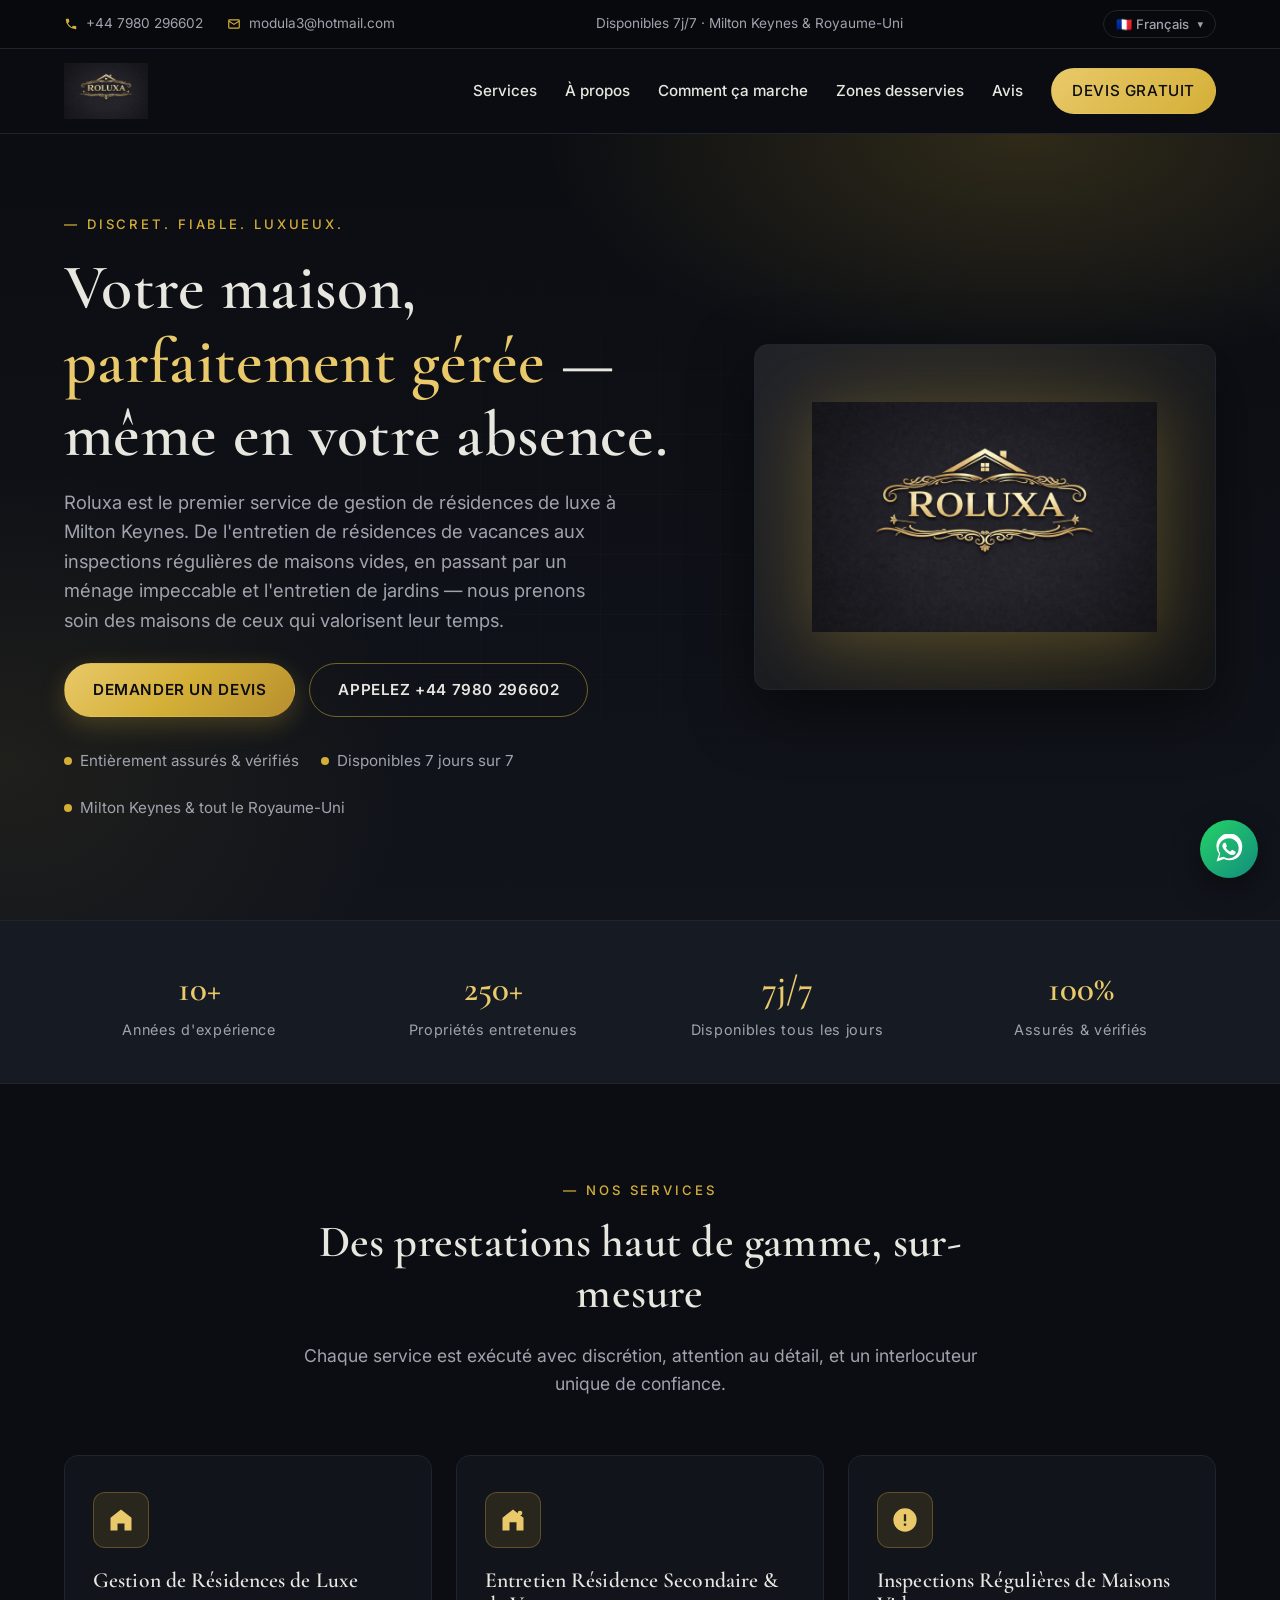
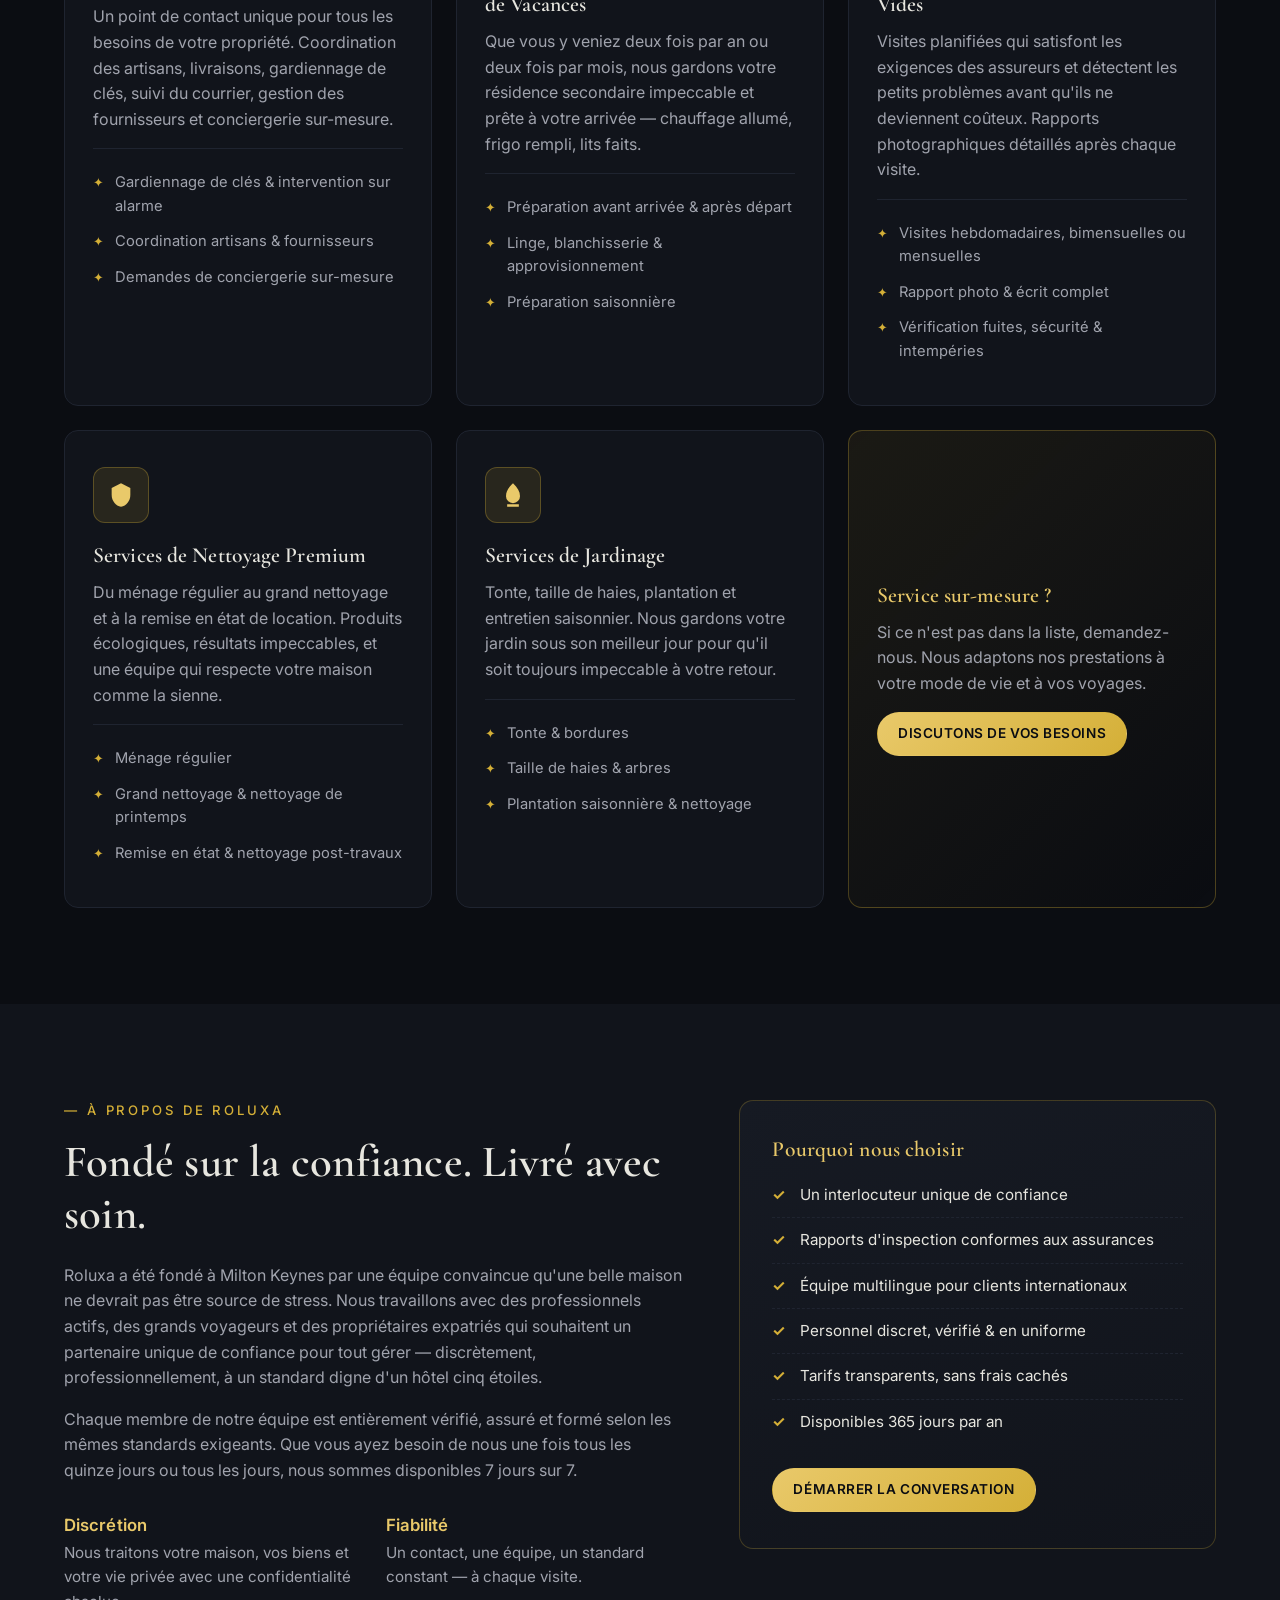
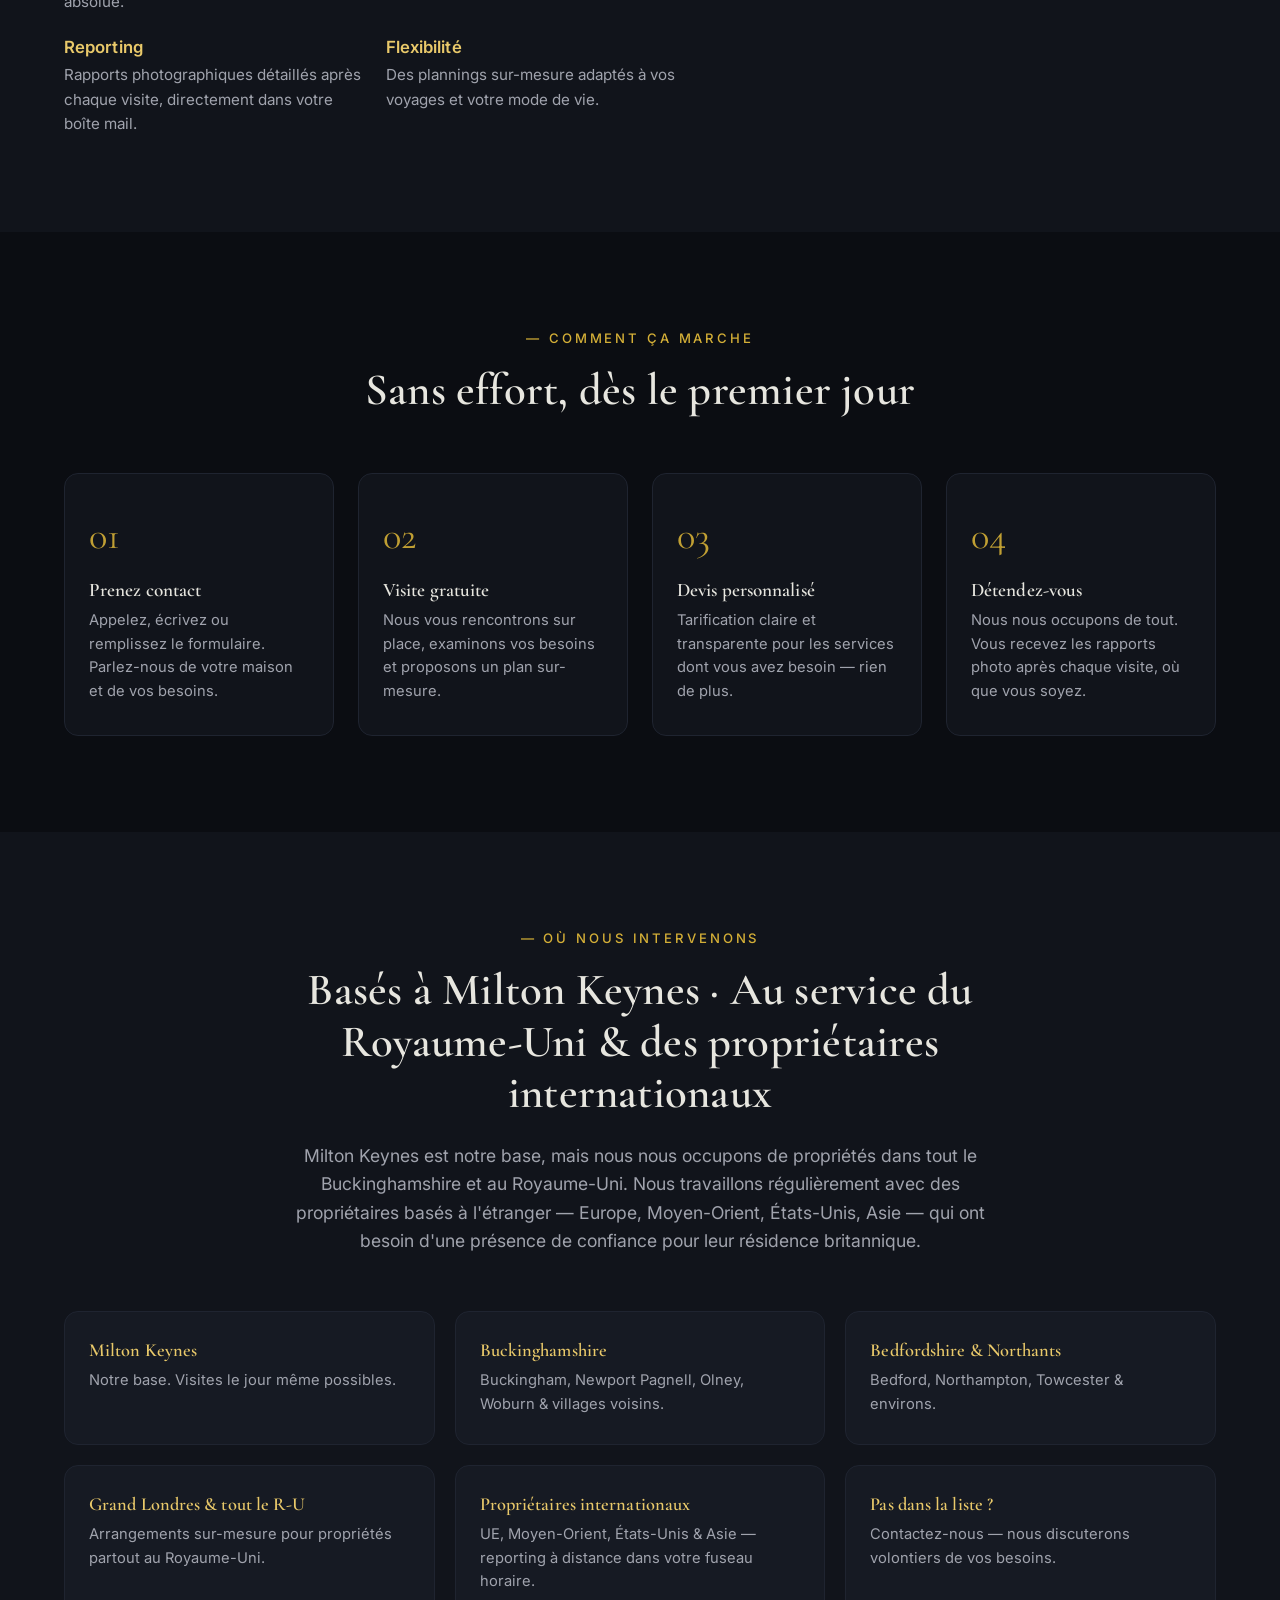
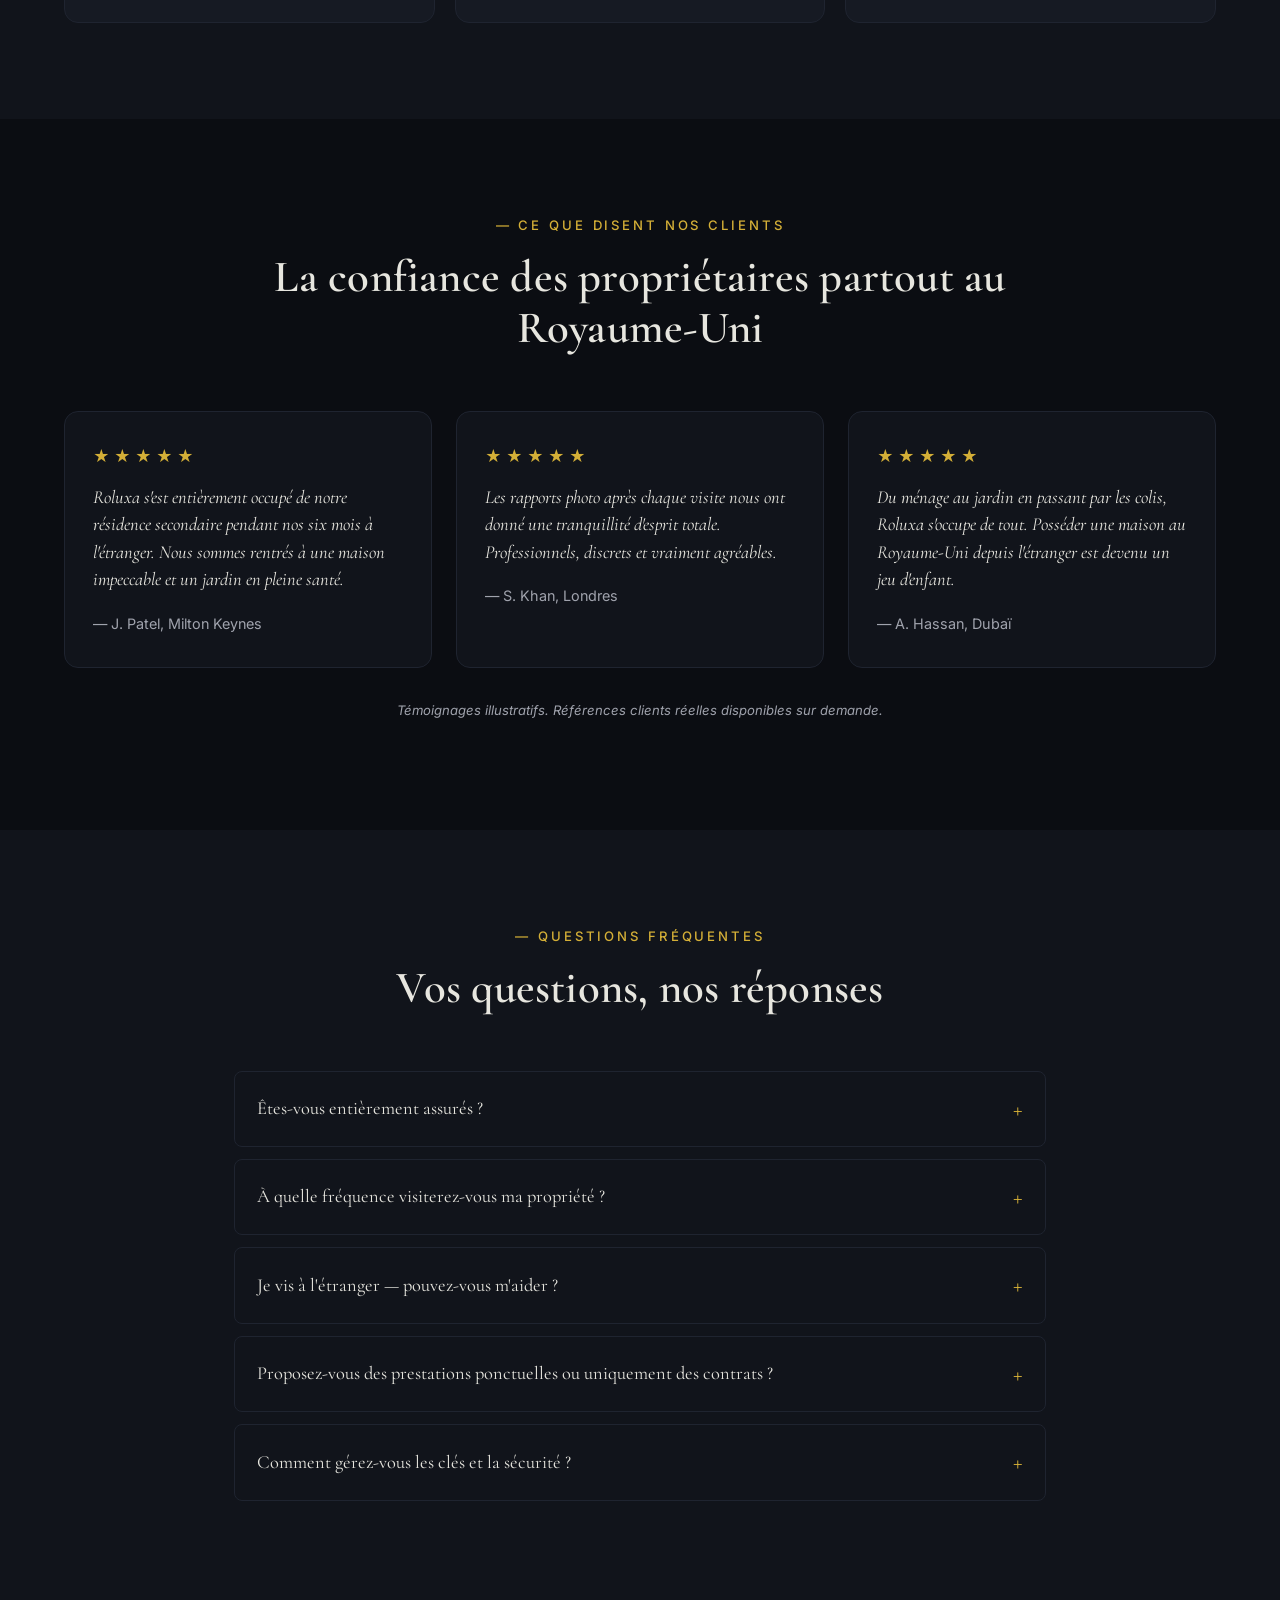
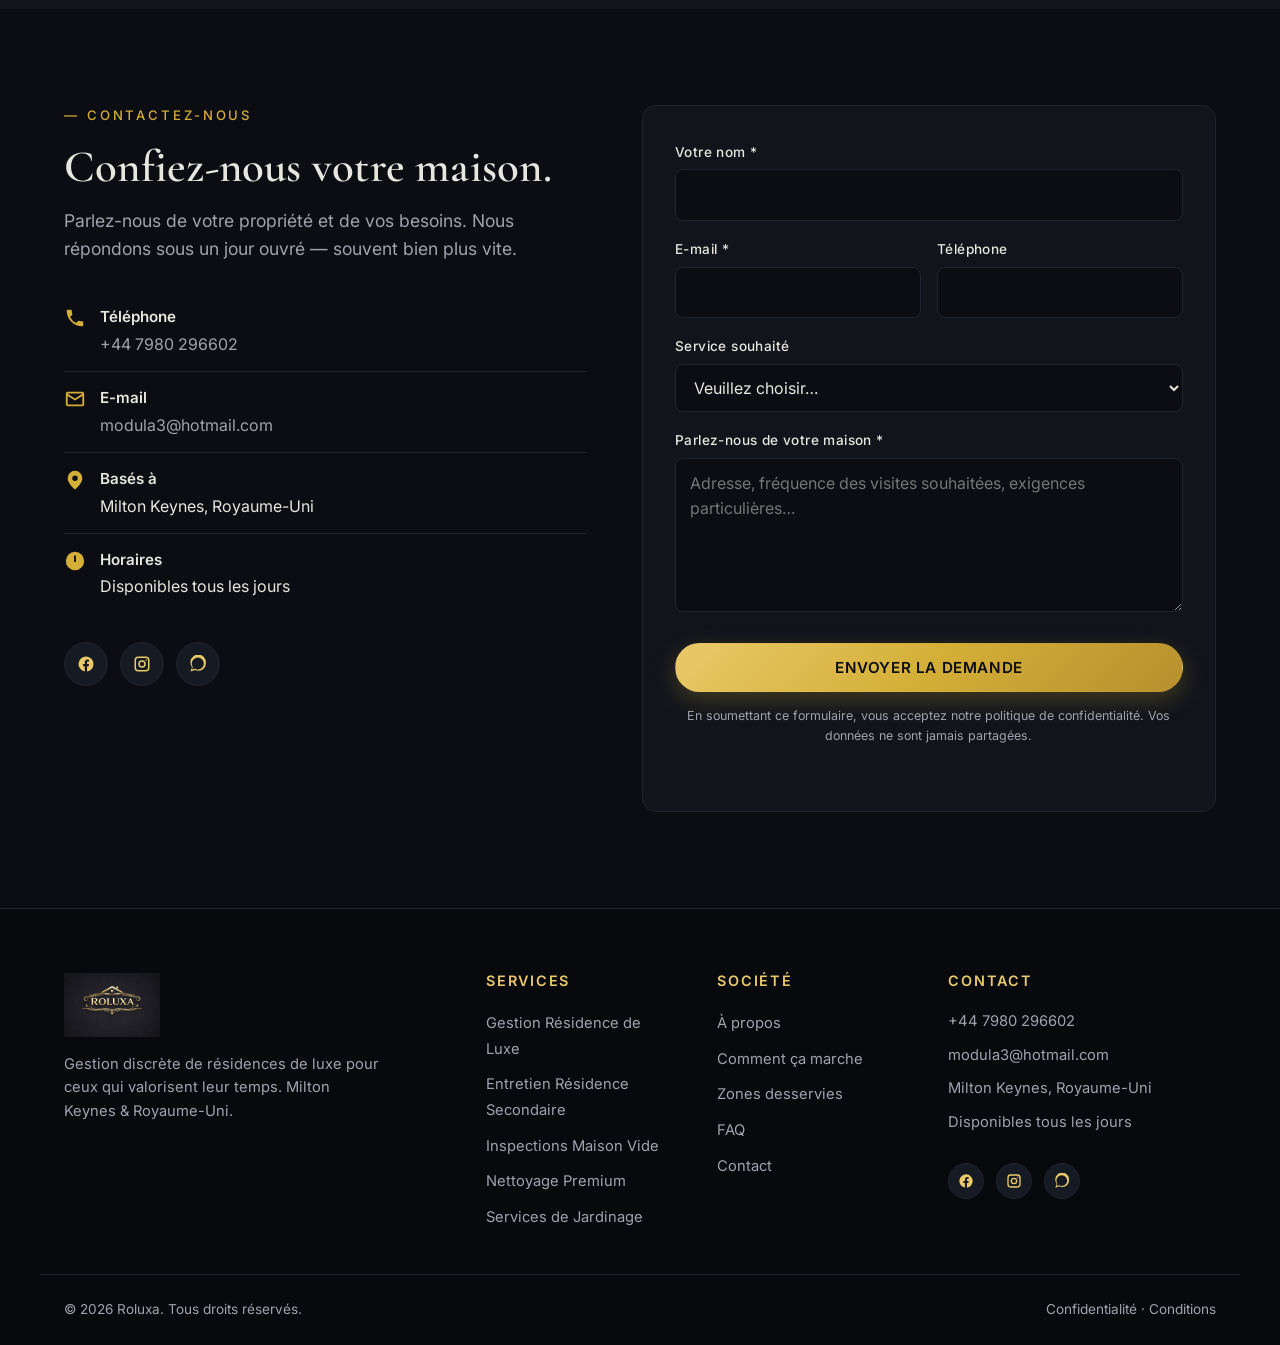
<file: fr/index.html>
<!DOCTYPE html>
<html lang="fr">
<head>
  <meta charset="UTF-8" />
  <meta name="viewport" content="width=device-width, initial-scale=1.0" />
  <meta name="theme-color" content="#0b0d12" />

  <title>Roluxa | Gestion de Résidences de Luxe &amp; Entretien Immobilier &middot; Milton Keynes &amp; Royaume-Uni</title>
  <meta name="description" content="Roluxa propose une gestion discrète de résidences de luxe, l'entretien de résidences secondaires et de vacances, des inspections de maisons vides, du ménage haut de gamme et de l'entretien de jardins à Milton Keynes et dans tout le Royaume-Uni." />
  <meta name="keywords" content="gestion résidence de luxe, entretien résidence secondaire, maison de vacances, inspections maison vide, ménage haut de gamme, services de jardinage, Milton Keynes, gestion immobilière Royaume-Uni" />
  <meta name="author" content="Roluxa" />
  <meta name="robots" content="index, follow, max-image-preview:large" />

  <link rel="canonical" href="https://www.roluxa.co.uk/fr/" />
  <link rel="alternate" hreflang="en-GB" href="https://www.roluxa.co.uk/" />
  <link rel="alternate" hreflang="en" href="https://www.roluxa.co.uk/" />
  <link rel="alternate" hreflang="ar" href="https://www.roluxa.co.uk/ar/" />
  <link rel="alternate" hreflang="fr" href="https://www.roluxa.co.uk/fr/" />
  <link rel="alternate" hreflang="es" href="https://www.roluxa.co.uk/es/" />
  <link rel="alternate" hreflang="x-default" href="https://www.roluxa.co.uk/" />

  <meta property="og:type" content="website" />
  <meta property="og:site_name" content="Roluxa" />
  <meta property="og:title" content="Roluxa | Gestion de Résidences de Luxe" />
  <meta property="og:description" content="Gestion discrète de résidences de luxe pour ceux qui valorisent leur temps. Milton Keynes &amp; Royaume-Uni." />
  <meta property="og:url" content="https://www.roluxa.co.uk/fr/" />
  <meta property="og:image" content="https://www.roluxa.co.uk/og-image.jpg" />
  <meta property="og:locale" content="fr_FR" />

  <meta name="twitter:card" content="summary_large_image" />
  <meta name="twitter:title" content="Roluxa | Gestion de Résidences de Luxe" />
  <meta name="twitter:description" content="Votre maison, parfaitement gérée — même en votre absence." />
  <meta name="twitter:image" content="https://www.roluxa.co.uk/og-image.jpg" />

  <link rel="icon" type="image/svg+xml" href="../favicon.svg" />
  <link rel="apple-touch-icon" href="../logo.png" />
  <link rel="manifest" href="../site.webmanifest" />

  <link rel="preconnect" href="https://fonts.googleapis.com" />
  <link rel="preconnect" href="https://fonts.gstatic.com" crossorigin />
  <link href="https://fonts.googleapis.com/css2?family=Cormorant+Garamond:wght@400;500;600;700&amp;family=Inter:wght@300;400;500;600;700&amp;display=swap" rel="stylesheet" />

  <link rel="stylesheet" href="../styles.css" />

  <script type="application/ld+json">
  {
    "@context": "https://schema.org",
    "@type": "HomeAndConstructionBusiness",
    "name": "Roluxa",
    "description": "Gestion de résidences de luxe, entretien de résidences secondaires, inspections de maisons vides, ménage et jardinage haut de gamme.",
    "url": "https://www.roluxa.co.uk/fr/",
    "logo": "https://www.roluxa.co.uk/logo.png",
    "telephone": "+44 7980 296602",
    "email": "modula3@hotmail.com",
    "priceRange": "$$$",
    "address": { "@type": "PostalAddress", "addressLocality": "Milton Keynes", "addressRegion": "Buckinghamshire", "addressCountry": "GB" },
    "areaServed": [ { "@type": "City", "name": "Milton Keynes" }, { "@type": "Country", "name": "Royaume-Uni" } ],
    "sameAs": [ "https://www.facebook.com/share/1N78MLEqkn/", "https://www.instagram.com/roluxa_services" ]
  }
  </script>
</head>
<body>

  <a class="skip-link" href="#main">Aller au contenu</a>

  <div class="topbar">
    <div class="container topbar-inner">
      <span class="topbar-item"><svg class="ic" viewBox="0 0 24 24" aria-hidden="true"><path d="M6.6 10.8a15.5 15.5 0 0 0 6.6 6.6l2.2-2.2a1 1 0 0 1 1-.25 11.4 11.4 0 0 0 3.6.57 1 1 0 0 1 1 1V20a1 1 0 0 1-1 1A17 17 0 0 1 3 4a1 1 0 0 1 1-1h3.5a1 1 0 0 1 1 1 11.4 11.4 0 0 0 .57 3.6 1 1 0 0 1-.25 1z"/></svg><a href="tel:+447980296602">+44 7980 296602</a></span>
      <span class="topbar-item"><svg class="ic" viewBox="0 0 24 24" aria-hidden="true"><path d="M4 4h16a2 2 0 0 1 2 2v12a2 2 0 0 1-2 2H4a2 2 0 0 1-2-2V6a2 2 0 0 1 2-2zm0 2v.4l8 5 8-5V6H4zm0 2.6V18h16V8.6l-8 5-8-5z"/></svg><a href="mailto:modula3@hotmail.com">modula3@hotmail.com</a></span>
      <span class="topbar-item desktop-only">Disponibles 7j/7 &middot; Milton Keynes &amp; Royaume-Uni</span>
      <span class="lang-switch desktop-only" id="langSwitch">
        <button class="lang-current" type="button" aria-haspopup="true" aria-expanded="false">🇫🇷 Français</button>
        <ul class="lang-menu" role="menu">
          <li><a href="/" lang="en"><span class="flag">🇬🇧</span>English</a></li>
          <li><a href="/ar/" lang="ar"><span class="flag">🇸🇦</span>العربية</a></li>
          <li><a href="/fr/" class="active" lang="fr"><span class="flag">🇫🇷</span>Français</a></li>
          <li><a href="/es/" lang="es"><span class="flag">🇪🇸</span>Español</a></li>
        </ul>
      </span>
    </div>
  </div>

  <header class="site-header" id="siteHeader">
    <div class="container nav-inner">
      <a href="#home" class="brand" aria-label="Roluxa - accueil">
        <img src="../logo.png" alt="Roluxa" class="brand-logo" onerror="this.onerror=null;this.src='../logo.svg';" />
      </a>
      <nav class="nav" aria-label="Navigation principale">
        <ul class="nav-list" id="navList">
          <li><a href="#services">Services</a></li>
          <li><a href="#about">À propos</a></li>
          <li><a href="#process">Comment ça marche</a></li>
          <li><a href="#areas">Zones desservies</a></li>
          <li><a href="#testimonials">Avis</a></li>
          <li><a href="#contact" class="btn btn-gold-sm">Devis gratuit</a></li>
        </ul>
      </nav>
      <button class="hamburger" id="hamburger" aria-label="Ouvrir le menu" aria-expanded="false" aria-controls="navList">
        <span></span><span></span><span></span>
      </button>
    </div>
  </header>

  <main id="main">

    <section id="home" class="hero">
      <div class="hero-bg" aria-hidden="true"></div>
      <div class="container hero-inner">
        <div class="hero-content">
          <p class="eyebrow">&mdash; Discret. Fiable. Luxueux.</p>
          <h1 class="hero-title">Votre maison, <span class="gold">parfaitement gérée</span> &mdash; même en votre absence.</h1>
          <p class="hero-sub">
            Roluxa est le premier service de gestion de résidences de luxe à Milton Keynes. De l'entretien de résidences de vacances aux inspections régulières de maisons vides, en passant par un ménage impeccable et l'entretien de jardins &mdash; nous prenons soin des maisons de ceux qui valorisent leur temps.
          </p>
          <div class="hero-cta">
            <a href="#contact" class="btn btn-gold">Demander un devis</a>
            <a href="tel:+447980296602" class="btn btn-ghost">Appelez +44 7980 296602</a>
          </div>
          <ul class="hero-points">
            <li><span class="dot"></span> Entièrement assurés &amp; vérifiés</li>
            <li><span class="dot"></span> Disponibles 7 jours sur 7</li>
            <li><span class="dot"></span> Milton Keynes &amp; tout le Royaume-Uni</li>
          </ul>
        </div>
        <div class="hero-frame" aria-hidden="true">
          <div class="frame-glow"></div>
          <img src="../logo.png" alt="" class="hero-logo" onerror="this.onerror=null;this.src='../logo.svg';" />
        </div>
      </div>
    </section>

    <section class="trust">
      <div class="container trust-grid">
        <div class="trust-item"><strong>10+</strong><span>Années d'expérience</span></div>
        <div class="trust-item"><strong>250+</strong><span>Propriétés entretenues</span></div>
        <div class="trust-item"><strong>7j/7</strong><span>Disponibles tous les jours</span></div>
        <div class="trust-item"><strong>100%</strong><span>Assurés &amp; vérifiés</span></div>
      </div>
    </section>

    <section id="services" class="section">
      <div class="container">
        <header class="section-head">
          <p class="eyebrow">&mdash; Nos services</p>
          <h2>Des prestations haut de gamme, sur-mesure</h2>
          <p class="lede">Chaque service est exécuté avec discrétion, attention au détail, et un interlocuteur unique de confiance.</p>
        </header>

        <div class="services-grid">
          <article class="service-card">
            <div class="service-icon" aria-hidden="true"><svg viewBox="0 0 24 24"><path d="M12 3l9 7v11h-6v-6h-6v6H3V10z"/></svg></div>
            <h3>Gestion de Résidences de Luxe</h3>
            <p>Un point de contact unique pour tous les besoins de votre propriété. Coordination des artisans, livraisons, gardiennage de clés, suivi du courrier, gestion des fournisseurs et conciergerie sur-mesure.</p>
            <ul class="service-list">
              <li>Gardiennage de clés &amp; intervention sur alarme</li>
              <li>Coordination artisans &amp; fournisseurs</li>
              <li>Demandes de conciergerie sur-mesure</li>
            </ul>
          </article>

          <article class="service-card">
            <div class="service-icon" aria-hidden="true"><svg viewBox="0 0 24 24"><path d="M21 10l-9-7-9 7v11h6v-7h6v7h6z"/><circle cx="18" cy="6" r="2"/></svg></div>
            <h3>Entretien Résidence Secondaire &amp; de Vacances</h3>
            <p>Que vous y veniez deux fois par an ou deux fois par mois, nous gardons votre résidence secondaire impeccable et prête à votre arrivée &mdash; chauffage allumé, frigo rempli, lits faits.</p>
            <ul class="service-list">
              <li>Préparation avant arrivée &amp; après départ</li>
              <li>Linge, blanchisserie &amp; approvisionnement</li>
              <li>Préparation saisonnière</li>
            </ul>
          </article>

          <article class="service-card">
            <div class="service-icon" aria-hidden="true"><svg viewBox="0 0 24 24"><path d="M12 2a10 10 0 1 0 10 10A10 10 0 0 0 12 2zm1 11h-2V7h2zm0 4h-2v-2h2z"/></svg></div>
            <h3>Inspections Régulières de Maisons Vides</h3>
            <p>Visites planifiées qui satisfont les exigences des assureurs et détectent les petits problèmes avant qu'ils ne deviennent coûteux. Rapports photographiques détaillés après chaque visite.</p>
            <ul class="service-list">
              <li>Visites hebdomadaires, bimensuelles ou mensuelles</li>
              <li>Rapport photo &amp; écrit complet</li>
              <li>Vérification fuites, sécurité &amp; intempéries</li>
            </ul>
          </article>

          <article class="service-card">
            <div class="service-icon" aria-hidden="true"><svg viewBox="0 0 24 24"><path d="M12 2L4 6v6c0 5 3.5 9.5 8 10 4.5-.5 8-5 8-10V6z"/></svg></div>
            <h3>Services de Nettoyage Premium</h3>
            <p>Du ménage régulier au grand nettoyage et à la remise en état de location. Produits écologiques, résultats impeccables, et une équipe qui respecte votre maison comme la sienne.</p>
            <ul class="service-list">
              <li>Ménage régulier</li>
              <li>Grand nettoyage &amp; nettoyage de printemps</li>
              <li>Remise en état &amp; nettoyage post-travaux</li>
            </ul>
          </article>

          <article class="service-card">
            <div class="service-icon" aria-hidden="true"><svg viewBox="0 0 24 24"><path d="M12 2C8 6 6 9 6 13a6 6 0 0 0 12 0c0-4-2-7-6-11zM7 20h10v2H7z"/></svg></div>
            <h3>Services de Jardinage</h3>
            <p>Tonte, taille de haies, plantation et entretien saisonnier. Nous gardons votre jardin sous son meilleur jour pour qu'il soit toujours impeccable à votre retour.</p>
            <ul class="service-list">
              <li>Tonte &amp; bordures</li>
              <li>Taille de haies &amp; arbres</li>
              <li>Plantation saisonnière &amp; nettoyage</li>
            </ul>
          </article>

          <article class="service-card service-card--cta">
            <h3>Service sur-mesure ?</h3>
            <p>Si ce n'est pas dans la liste, demandez-nous. Nous adaptons nos prestations à votre mode de vie et à vos voyages.</p>
            <a href="#contact" class="btn btn-gold-sm">Discutons de vos besoins</a>
          </article>
        </div>
      </div>
    </section>

    <section id="about" class="section section--alt">
      <div class="container about-grid">
        <div class="about-text">
          <p class="eyebrow">&mdash; À propos de Roluxa</p>
          <h2>Fondé sur la confiance. Livré avec soin.</h2>
          <p>
            Roluxa a été fondé à Milton Keynes par une équipe convaincue qu'une belle maison ne devrait pas être source de stress. Nous travaillons avec des professionnels actifs, des grands voyageurs et des propriétaires expatriés qui souhaitent un partenaire unique de confiance pour tout gérer &mdash; discrètement, professionnellement, à un standard digne d'un hôtel cinq étoiles.
          </p>
          <p>
            Chaque membre de notre équipe est entièrement vérifié, assuré et formé selon les mêmes standards exigeants. Que vous ayez besoin de nous une fois tous les quinze jours ou tous les jours, nous sommes disponibles 7 jours sur 7.
          </p>
          <div class="about-bullets">
            <div><h4>Discrétion</h4><p>Nous traitons votre maison, vos biens et votre vie privée avec une confidentialité absolue.</p></div>
            <div><h4>Fiabilité</h4><p>Un contact, une équipe, un standard constant &mdash; à chaque visite.</p></div>
            <div><h4>Reporting</h4><p>Rapports photographiques détaillés après chaque visite, directement dans votre boîte mail.</p></div>
            <div><h4>Flexibilité</h4><p>Des plannings sur-mesure adaptés à vos voyages et votre mode de vie.</p></div>
          </div>
        </div>
        <aside class="about-card">
          <h3>Pourquoi nous choisir</h3>
          <ul class="check-list">
            <li>Un interlocuteur unique de confiance</li>
            <li>Rapports d'inspection conformes aux assurances</li>
            <li>Équipe multilingue pour clients internationaux</li>
            <li>Personnel discret, vérifié &amp; en uniforme</li>
            <li>Tarifs transparents, sans frais cachés</li>
            <li>Disponibles 365 jours par an</li>
          </ul>
          <a href="#contact" class="btn btn-gold-sm">Démarrer la conversation</a>
        </aside>
      </div>
    </section>

    <section id="process" class="section">
      <div class="container">
        <header class="section-head">
          <p class="eyebrow">&mdash; Comment ça marche</p>
          <h2>Sans effort, dès le premier jour</h2>
        </header>
        <ol class="process-list">
          <li><span class="step-num">01</span><h3>Prenez contact</h3><p>Appelez, écrivez ou remplissez le formulaire. Parlez-nous de votre maison et de vos besoins.</p></li>
          <li><span class="step-num">02</span><h3>Visite gratuite</h3><p>Nous vous rencontrons sur place, examinons vos besoins et proposons un plan sur-mesure.</p></li>
          <li><span class="step-num">03</span><h3>Devis personnalisé</h3><p>Tarification claire et transparente pour les services dont vous avez besoin &mdash; rien de plus.</p></li>
          <li><span class="step-num">04</span><h3>Détendez-vous</h3><p>Nous nous occupons de tout. Vous recevez les rapports photo après chaque visite, où que vous soyez.</p></li>
        </ol>
      </div>
    </section>

    <section id="areas" class="section section--alt">
      <div class="container">
        <header class="section-head">
          <p class="eyebrow">&mdash; Où nous intervenons</p>
          <h2>Basés à Milton Keynes &middot; Au service du Royaume-Uni &amp; des propriétaires internationaux</h2>
          <p class="lede">Milton Keynes est notre base, mais nous nous occupons de propriétés dans tout le Buckinghamshire et au Royaume-Uni. Nous travaillons régulièrement avec des propriétaires basés à l'étranger &mdash; Europe, Moyen-Orient, États-Unis, Asie &mdash; qui ont besoin d'une présence de confiance pour leur résidence britannique.</p>
        </header>
        <div class="areas-grid">
          <div class="area-card"><h3>Milton Keynes</h3><p>Notre base. Visites le jour même possibles.</p></div>
          <div class="area-card"><h3>Buckinghamshire</h3><p>Buckingham, Newport Pagnell, Olney, Woburn &amp; villages voisins.</p></div>
          <div class="area-card"><h3>Bedfordshire &amp; Northants</h3><p>Bedford, Northampton, Towcester &amp; environs.</p></div>
          <div class="area-card"><h3>Grand Londres &amp; tout le R-U</h3><p>Arrangements sur-mesure pour propriétés partout au Royaume-Uni.</p></div>
          <div class="area-card"><h3>Propriétaires internationaux</h3><p>UE, Moyen-Orient, États-Unis &amp; Asie &mdash; reporting à distance dans votre fuseau horaire.</p></div>
          <div class="area-card"><h3>Pas dans la liste ?</h3><p>Contactez-nous &mdash; nous discuterons volontiers de vos besoins.</p></div>
        </div>
      </div>
    </section>

    <section id="testimonials" class="section">
      <div class="container">
        <header class="section-head">
          <p class="eyebrow">&mdash; Ce que disent nos clients</p>
          <h2>La confiance des propriétaires partout au Royaume-Uni</h2>
        </header>
        <div class="testimonial-grid">
          <figure class="testimonial">
            <div class="stars" aria-label="5 étoiles sur 5">&#9733;&#9733;&#9733;&#9733;&#9733;</div>
            <blockquote>Roluxa s'est entièrement occupé de notre résidence secondaire pendant nos six mois à l'étranger. Nous sommes rentrés à une maison impeccable et un jardin en pleine santé.</blockquote>
            <figcaption>&mdash; J. Patel, Milton Keynes</figcaption>
          </figure>
          <figure class="testimonial">
            <div class="stars" aria-label="5 étoiles sur 5">&#9733;&#9733;&#9733;&#9733;&#9733;</div>
            <blockquote>Les rapports photo après chaque visite nous ont donné une tranquillité d'esprit totale. Professionnels, discrets et vraiment agréables.</blockquote>
            <figcaption>&mdash; S. Khan, Londres</figcaption>
          </figure>
          <figure class="testimonial">
            <div class="stars" aria-label="5 étoiles sur 5">&#9733;&#9733;&#9733;&#9733;&#9733;</div>
            <blockquote>Du ménage au jardin en passant par les colis, Roluxa s'occupe de tout. Posséder une maison au Royaume-Uni depuis l'étranger est devenu un jeu d'enfant.</blockquote>
            <figcaption>&mdash; A. Hassan, Dubaï</figcaption>
          </figure>
        </div>
        <p class="testimonial-note">Témoignages illustratifs. Références clients réelles disponibles sur demande.</p>
      </div>
    </section>

    <section id="faq" class="section section--alt">
      <div class="container faq-wrap">
        <header class="section-head">
          <p class="eyebrow">&mdash; Questions fréquentes</p>
          <h2>Vos questions, nos réponses</h2>
        </header>
        <div class="faq">
          <details><summary>Êtes-vous entièrement assurés ?</summary><p>Oui. Roluxa dispose d'une assurance responsabilité civile professionnelle complète et d'une assurance gardiennage de clés. Documents disponibles sur demande.</p></details>
          <details><summary>À quelle fréquence visiterez-vous ma propriété ?</summary><p>Aussi souvent que nécessaire. Beaucoup de clients à maison vide choisissent des visites hebdomadaires ou bimensuelles pour répondre aux exigences d'assurance ; les propriétaires de résidences secondaires préfèrent souvent des inspections mensuelles plus la préparation à l'arrivée.</p></details>
          <details><summary>Je vis à l'étranger &mdash; pouvez-vous m'aider ?</summary><p>Absolument. Une grande partie de notre clientèle est expatriée. Nous envoyons des rapports photo et écrits détaillés après chaque visite, et restons joignables sur tous les fuseaux horaires via WhatsApp et e-mail.</p></details>
          <details><summary>Proposez-vous des prestations ponctuelles ou uniquement des contrats ?</summary><p>Les deux. Nous proposons des grands nettoyages ponctuels, du jardinage à la demande et des visites de gardiennage, ainsi que des contrats de gestion continue.</p></details>
          <details><summary>Comment gérez-vous les clés et la sécurité ?</summary><p>Les clés sont conservées dans des coffres codés hors site, jamais étiquetées avec votre adresse. Tout le personnel est vérifié, en uniforme, et suit des protocoles de sécurité stricts.</p></details>
        </div>
      </div>
    </section>

    <section id="contact" class="section">
      <div class="container contact-grid">
        <div class="contact-info">
          <p class="eyebrow">&mdash; Contactez-nous</p>
          <h2>Confiez-nous votre maison.</h2>
          <p class="lede">Parlez-nous de votre propriété et de vos besoins. Nous répondons sous un jour ouvré &mdash; souvent bien plus vite.</p>
          <ul class="contact-list">
            <li><svg class="ic" viewBox="0 0 24 24"><path d="M6.6 10.8a15.5 15.5 0 0 0 6.6 6.6l2.2-2.2a1 1 0 0 1 1-.25 11.4 11.4 0 0 0 3.6.57 1 1 0 0 1 1 1V20a1 1 0 0 1-1 1A17 17 0 0 1 3 4a1 1 0 0 1 1-1h3.5a1 1 0 0 1 1 1 11.4 11.4 0 0 0 .57 3.6 1 1 0 0 1-.25 1z"/></svg><div><strong>Téléphone</strong><a href="tel:+447980296602">+44 7980 296602</a></div></li>
            <li><svg class="ic" viewBox="0 0 24 24"><path d="M4 4h16a2 2 0 0 1 2 2v12a2 2 0 0 1-2 2H4a2 2 0 0 1-2-2V6a2 2 0 0 1 2-2zm0 2v.4l8 5 8-5V6H4zm0 2.6V18h16V8.6l-8 5-8-5z"/></svg><div><strong>E-mail</strong><a href="mailto:modula3@hotmail.com">modula3@hotmail.com</a></div></li>
            <li><svg class="ic" viewBox="0 0 24 24"><path d="M12 2a8 8 0 0 0-8 8c0 5.4 7 11.6 7.3 11.8a1 1 0 0 0 1.4 0C13 21.6 20 15.4 20 10a8 8 0 0 0-8-8zm0 11a3 3 0 1 1 3-3 3 3 0 0 1-3 3z"/></svg><div><strong>Basés à</strong>Milton Keynes, Royaume-Uni</div></li>
            <li><svg class="ic" viewBox="0 0 24 24"><path d="M12 2a10 10 0 1 0 10 10A10 10 0 0 0 12 2zm1 11h-2V6h2z"/></svg><div><strong>Horaires</strong>Disponibles tous les jours</div></li>
          </ul>
          <div class="socials">
            <a href="https://www.facebook.com/share/1N78MLEqkn/" aria-label="Roluxa sur Facebook" target="_blank" rel="noopener"><svg viewBox="0 0 24 24"><path d="M22 12a10 10 0 1 0-11.6 9.9v-7H8v-3h2.4V9.7c0-2.4 1.4-3.7 3.6-3.7a14 14 0 0 1 2.1.2v2.4h-1.2c-1.2 0-1.5.7-1.5 1.5V12h2.6l-.4 3h-2.2v7A10 10 0 0 0 22 12z"/></svg></a>
            <a href="https://www.instagram.com/roluxa_services" aria-label="Roluxa sur Instagram" target="_blank" rel="noopener"><svg viewBox="0 0 24 24"><path d="M7 2h10a5 5 0 0 1 5 5v10a5 5 0 0 1-5 5H7a5 5 0 0 1-5-5V7a5 5 0 0 1 5-5zm10 2H7a3 3 0 0 0-3 3v10a3 3 0 0 0 3 3h10a3 3 0 0 0 3-3V7a3 3 0 0 0-3-3zm-5 3a5 5 0 1 1-5 5 5 5 0 0 1 5-5zm0 2a3 3 0 1 0 3 3 3 3 0 0 0-3-3zm5.5-3.5a1 1 0 1 1-1 1 1 1 0 0 1 1-1z"/></svg></a>
            <a href="https://wa.me/447980296602" aria-label="Roluxa sur WhatsApp" target="_blank" rel="noopener"><svg viewBox="0 0 24 24"><path d="M20.5 3.5A10 10 0 0 0 4 16l-2 6 6-2a10 10 0 0 0 14.5-9 10 10 0 0 0-2-7.5zm-8.5 16a8 8 0 0 1-4.1-1.1l-.3-.2-3.6 1 1-3.5-.2-.3a8 8 0 1 1 7.2 4z"/></svg></a>
          </div>
        </div>

        <form class="contact-form" id="contactForm" action="https://formspree.io/f/mredzpbb" method="POST" novalidate>
          <div class="field">
            <label for="name">Votre nom *</label>
            <input id="name" name="name" type="text" required autocomplete="name" />
          </div>
          <div class="field-row">
            <div class="field">
              <label for="email">E-mail *</label>
              <input id="email" name="email" type="email" required autocomplete="email" />
            </div>
            <div class="field">
              <label for="phone">Téléphone</label>
              <input id="phone" name="phone" type="tel" autocomplete="tel" />
            </div>
          </div>
          <div class="field">
            <label for="service">Service souhaité</label>
            <select id="service" name="service">
              <option value="">Veuillez choisir…</option>
              <option>Gestion de Résidence de Luxe</option>
              <option>Entretien Résidence Secondaire / de Vacances</option>
              <option>Inspection Maison Vide</option>
              <option>Nettoyage Premium</option>
              <option>Services de Jardinage</option>
              <option>Sur-mesure / multiples services</option>
            </select>
          </div>
          <div class="field">
            <label for="message">Parlez-nous de votre maison *</label>
            <textarea id="message" name="message" rows="5" required placeholder="Adresse, fréquence des visites souhaitées, exigences particulières…"></textarea>
          </div>
          <input type="text" name="_gotcha" tabindex="-1" autocomplete="off" style="position:absolute;left:-9999px;" />
          <input type="hidden" name="_subject" value="Nouvelle demande Roluxa (FR)" />
          <input type="hidden" name="_language" value="fr" />
          <button type="submit" class="btn btn-gold">Envoyer la demande</button>
          <p class="form-note">En soumettant ce formulaire, vous acceptez notre politique de confidentialité. Vos données ne sont jamais partagées.</p>
          <p class="form-status" id="formStatus" role="status" aria-live="polite"></p>
        </form>
      </div>
    </section>

  </main>

  <footer class="site-footer">
    <div class="container footer-inner">
      <div class="footer-brand">
        <img src="../logo.png" alt="Roluxa" class="footer-logo" onerror="this.onerror=null;this.src='../logo.svg';" />
        <p>Gestion discrète de résidences de luxe pour ceux qui valorisent leur temps. Milton Keynes &amp; Royaume-Uni.</p>
      </div>
      <div class="footer-col">
        <h4>Services</h4>
        <ul>
          <li><a href="#services">Gestion Résidence de Luxe</a></li>
          <li><a href="#services">Entretien Résidence Secondaire</a></li>
          <li><a href="#services">Inspections Maison Vide</a></li>
          <li><a href="#services">Nettoyage Premium</a></li>
          <li><a href="#services">Services de Jardinage</a></li>
        </ul>
      </div>
      <div class="footer-col">
        <h4>Société</h4>
        <ul>
          <li><a href="#about">À propos</a></li>
          <li><a href="#process">Comment ça marche</a></li>
          <li><a href="#areas">Zones desservies</a></li>
          <li><a href="#faq">FAQ</a></li>
          <li><a href="#contact">Contact</a></li>
        </ul>
      </div>
      <div class="footer-col">
        <h4>Contact</h4>
        <ul class="footer-contact">
          <li><a href="tel:+447980296602">+44 7980 296602</a></li>
          <li><a href="mailto:modula3@hotmail.com">modula3@hotmail.com</a></li>
          <li>Milton Keynes, Royaume-Uni</li>
          <li>Disponibles tous les jours</li>
        </ul>
        <div class="socials small">
          <a href="https://www.facebook.com/share/1N78MLEqkn/" aria-label="Facebook" target="_blank" rel="noopener"><svg viewBox="0 0 24 24"><path d="M22 12a10 10 0 1 0-11.6 9.9v-7H8v-3h2.4V9.7c0-2.4 1.4-3.7 3.6-3.7a14 14 0 0 1 2.1.2v2.4h-1.2c-1.2 0-1.5.7-1.5 1.5V12h2.6l-.4 3h-2.2v7A10 10 0 0 0 22 12z"/></svg></a>
          <a href="https://www.instagram.com/roluxa_services" aria-label="Instagram" target="_blank" rel="noopener"><svg viewBox="0 0 24 24"><path d="M7 2h10a5 5 0 0 1 5 5v10a5 5 0 0 1-5 5H7a5 5 0 0 1-5-5V7a5 5 0 0 1 5-5zm10 2H7a3 3 0 0 0-3 3v10a3 3 0 0 0 3 3h10a3 3 0 0 0 3-3V7a3 3 0 0 0-3-3zm-5 3a5 5 0 1 1-5 5 5 5 0 0 1 5-5zm0 2a3 3 0 1 0 3 3 3 3 0 0 0-3-3zm5.5-3.5a1 1 0 1 1-1 1 1 1 0 0 1 1-1z"/></svg></a>
          <a href="https://wa.me/447980296602" aria-label="WhatsApp" target="_blank" rel="noopener"><svg viewBox="0 0 24 24"><path d="M20.5 3.5A10 10 0 0 0 4 16l-2 6 6-2a10 10 0 0 0 14.5-9 10 10 0 0 0-2-7.5zm-8.5 16a8 8 0 0 1-4.1-1.1l-.3-.2-3.6 1 1-3.5-.2-.3a8 8 0 1 1 7.2 4z"/></svg></a>
        </div>
      </div>
    </div>
    <div class="container footer-bottom">
      <p>&copy; <span id="year"></span> Roluxa. Tous droits réservés.</p>
      <p><a href="#">Confidentialité</a> &middot; <a href="#">Conditions</a></p>
    </div>
  </footer>

  <a href="https://wa.me/447980296602?text=Bonjour%20Roluxa%2C%20j%27aimerais%20un%20devis" class="float-wa" aria-label="Discuter sur WhatsApp" target="_blank" rel="noopener">
    <svg viewBox="0 0 24 24"><path d="M20.5 3.5A10 10 0 0 0 4 16l-2 6 6-2a10 10 0 0 0 14.5-9 10 10 0 0 0-2-7.5zm-8.5 16a8 8 0 0 1-4.1-1.1l-.3-.2-3.6 1 1-3.5-.2-.3a8 8 0 1 1 7.2 4zm4.4-6c-.2-.1-1.4-.7-1.6-.8s-.4-.1-.6.1-.7.8-.8 1-.3.2-.6.1a6.5 6.5 0 0 1-3.2-2.8c-.2-.4.2-.4.6-1.2.1-.2 0-.4 0-.5s-.6-1.5-.8-2-.4-.4-.6-.4h-.5a1 1 0 0 0-.7.3 3 3 0 0 0-.9 2.2 5.1 5.1 0 0 0 1.1 2.7 11.6 11.6 0 0 0 4.4 3.9c2 .9 2.6.7 3.1.7a2.7 2.7 0 0 0 1.8-1.3 2.2 2.2 0 0 0 .2-1.3c-.1-.1-.3-.2-.6-.3z"/></svg>
  </a>

  <script src="../script.js" defer></script>
</body>
</html>
</file>
<file: styles.css>
/* ==========================================================================
   Roluxa — Luxury Home Management
   Modern dark / gold theme
   ========================================================================== */

:root {
  --bg: #0b0d12;
  --bg-2: #11141b;
  --bg-3: #161a23;
  --line: #1f2430;
  --text: #e7e6df;
  --muted: #a0a3ad;
  --gold: #d4af37;
  --gold-2: #e9c96a;
  --gold-3: #b78f2f;
  --gold-soft: rgba(212, 175, 55, 0.12);
  --serif: 'Cormorant Garamond', 'Times New Roman', serif;
  --sans: 'Inter', system-ui, -apple-system, Segoe UI, Roboto, sans-serif;
  --radius: 14px;
  --radius-sm: 8px;
  --shadow: 0 20px 60px rgba(0,0,0,0.5);
  --maxw: 1200px;
  --t: 0.3s cubic-bezier(.4,0,.2,1);
}

* { box-sizing: border-box; }
html { scroll-behavior: smooth; -webkit-text-size-adjust: 100%; }
body {
  margin: 0;
  font-family: var(--sans);
  font-size: 16px;
  line-height: 1.6;
  color: var(--text);
  background: var(--bg);
  overflow-x: hidden;
}
img { max-width: 100%; display: block; }
a { color: var(--gold-2); text-decoration: none; transition: color var(--t); }
a:hover { color: var(--gold); }

h1, h2, h3, h4 { font-family: var(--serif); font-weight: 600; line-height: 1.15; margin: 0 0 .5em; letter-spacing: .005em; }
h1 { font-size: clamp(2.4rem, 5vw, 4rem); }
h2 { font-size: clamp(1.9rem, 3.5vw, 2.8rem); }
h3 { font-size: 1.35rem; }
h4 { font-size: 1.05rem; font-family: var(--sans); font-weight: 600; }

p { margin: 0 0 1em; color: var(--muted); }
.container { max-width: var(--maxw); margin: 0 auto; padding: 0 24px; }
.gold { color: var(--gold-2); }
.eyebrow { font-family: var(--sans); font-size: .82rem; letter-spacing: .22em; text-transform: uppercase; color: var(--gold); margin: 0 0 1rem; font-weight: 500; }
.lede { font-size: 1.1rem; color: var(--muted); max-width: 720px; }
.section { padding: 96px 0; position: relative; }
.section--alt { background: var(--bg-2); }
.section-head { text-align: center; max-width: 760px; margin: 0 auto 56px; }
.section-head .lede { margin: 1rem auto 0; }

.skip-link { position: absolute; left: -9999px; top: 8px; background: var(--gold); color: #000; padding: 8px 14px; border-radius: 4px; z-index: 100; }
.skip-link:focus { left: 16px; }

/* Buttons */
.btn {
  display: inline-flex; align-items: center; justify-content: center;
  font-family: var(--sans); font-weight: 600; font-size: .95rem; letter-spacing: .04em;
  padding: 14px 28px; border-radius: 999px; border: 1px solid transparent;
  cursor: pointer; transition: all var(--t); text-transform: uppercase;
}
.btn-gold {
  background: linear-gradient(135deg, var(--gold-2), var(--gold), var(--gold-3));
  color: #0b0d12;
  box-shadow: 0 8px 24px rgba(212,175,55,.25);
}
.btn-gold:hover { transform: translateY(-2px); box-shadow: 0 12px 32px rgba(212,175,55,.4); color: #0b0d12; }
.btn-gold-sm { background: linear-gradient(135deg, var(--gold-2), var(--gold)); color: #0b0d12 !important; padding: 10px 20px; font-size: .85rem; border-radius: 999px; }
.btn-gold-sm:hover { color: #0b0d12 !important; }
.btn-ghost {
  background: transparent; color: var(--text); border: 1px solid rgba(212,175,55,.5);
}
.btn-ghost:hover { background: var(--gold-soft); border-color: var(--gold); color: var(--gold-2); }

/* Top bar */
.topbar { background: #07090d; color: var(--muted); font-size: .85rem; border-bottom: 1px solid var(--line); }
.topbar-inner { display: flex; align-items: center; gap: 24px; padding: 10px 24px; flex-wrap: wrap; }
.topbar-item { display: inline-flex; align-items: center; gap: 8px; }
.topbar-item .ic { width: 14px; height: 14px; fill: var(--gold); }
.topbar-item a { color: var(--muted); }
.topbar-item a:hover { color: var(--gold-2); }
.desktop-only { margin-left: auto; }
@media (max-width: 720px) { .desktop-only { display: none; } }

/* Header */
.site-header {
  position: sticky; top: 0; z-index: 50;
  background: rgba(11, 13, 18, .85);
  backdrop-filter: saturate(180%) blur(14px);
  -webkit-backdrop-filter: saturate(180%) blur(14px);
  border-bottom: 1px solid var(--line);
  transition: background var(--t);
}
.site-header.scrolled { background: rgba(11, 13, 18, .96); }
.nav-inner { display: flex; align-items: center; justify-content: space-between; padding: 14px 24px; }
.brand { display: flex; align-items: center; }
.brand-logo { height: 56px; width: auto; }
.nav-list { display: flex; align-items: center; gap: 28px; list-style: none; margin: 0; padding: 0; }
.nav-list a { color: var(--text); font-size: .95rem; font-weight: 500; }
.nav-list a:hover { color: var(--gold-2); }
.hamburger { display: none; background: none; border: 0; width: 40px; height: 40px; cursor: pointer; padding: 8px; }
.hamburger span { display: block; height: 2px; background: var(--gold); margin: 5px 0; transition: all var(--t); border-radius: 2px; }
.hamburger[aria-expanded="true"] span:nth-child(1) { transform: translateY(7px) rotate(45deg); }
.hamburger[aria-expanded="true"] span:nth-child(2) { opacity: 0; }
.hamburger[aria-expanded="true"] span:nth-child(3) { transform: translateY(-7px) rotate(-45deg); }

@media (max-width: 900px) {
  .hamburger { display: block; }
  .nav-list {
    position: fixed; inset: 64px 0 auto 0;
    flex-direction: column; gap: 0; padding: 16px 24px 24px;
    background: rgba(11,13,18,.98); border-bottom: 1px solid var(--line);
    transform: translateY(-150%); transition: transform var(--t); align-items: stretch;
  }
  .nav-list.open { transform: translateY(0); }
  .nav-list li { padding: 14px 0; border-bottom: 1px solid var(--line); }
  .nav-list li:last-child { border-bottom: 0; padding-top: 18px; }
  .nav-list a { display: block; }
  .brand-logo { height: 44px; }
}

/* Hero */
.hero { position: relative; padding: 80px 0 100px; overflow: hidden; }
.hero-bg {
  position: absolute; inset: 0;
  background:
    radial-gradient(800px 400px at 80% 0%, rgba(212,175,55,.18), transparent 60%),
    radial-gradient(700px 500px at 0% 80%, rgba(212,175,55,.08), transparent 60%),
    linear-gradient(180deg, var(--bg) 0%, var(--bg-2) 100%);
  z-index: -1;
}
.hero-bg::after {
  content: '';
  position: absolute; inset: 0;
  background-image:
    linear-gradient(rgba(255,255,255,.02) 1px, transparent 1px),
    linear-gradient(90deg, rgba(255,255,255,.02) 1px, transparent 1px);
  background-size: 60px 60px;
  mask-image: radial-gradient(ellipse at center, #000 0%, transparent 70%);
  -webkit-mask-image: radial-gradient(ellipse at center, #000 0%, transparent 70%);
}
.hero-inner {
  display: grid; grid-template-columns: 1.15fr .85fr; gap: 64px; align-items: center;
}
.hero-title { margin-bottom: 1rem; }
.hero-sub { font-size: 1.15rem; max-width: 560px; }
.hero-cta { display: flex; gap: 14px; flex-wrap: wrap; margin: 28px 0 32px; }
.hero-points { list-style: none; padding: 0; margin: 0; display: flex; flex-wrap: wrap; gap: 22px; color: var(--muted); font-size: .95rem; }
.hero-points li { display: inline-flex; align-items: center; gap: 8px; }
.dot { width: 8px; height: 8px; border-radius: 50%; background: var(--gold); display: inline-block; }
.hero-frame {
  position: relative; aspect-ratio: 4/3; border-radius: var(--radius);
  background: linear-gradient(135deg, #1a1d28, #0d0f15);
  border: 1px solid var(--line);
  display: flex; align-items: center; justify-content: center;
  overflow: hidden;
  box-shadow: var(--shadow);
}
.frame-glow {
  position: absolute; inset: -50%;
  background: radial-gradient(circle at center, rgba(212,175,55,.18), transparent 60%);
  animation: pulse 6s ease-in-out infinite;
}
@keyframes pulse {
  0%,100% { transform: scale(1); opacity: .8; }
  50% { transform: scale(1.1); opacity: 1; }
}
.hero-logo { position: relative; z-index: 1; max-width: 75%; max-height: 75%; object-fit: contain; filter: drop-shadow(0 10px 30px rgba(212,175,55,.25)); }

@media (max-width: 900px) {
  .hero-inner { grid-template-columns: 1fr; gap: 40px; }
  .hero-frame { max-width: 460px; margin: 0 auto; }
}

/* Trust strip */
.trust { background: var(--bg-3); border-top: 1px solid var(--line); border-bottom: 1px solid var(--line); padding: 40px 0; }
.trust-grid { display: grid; grid-template-columns: repeat(4, 1fr); gap: 24px; text-align: center; }
.trust-item strong { display: block; font-family: var(--serif); font-size: 2.2rem; color: var(--gold-2); font-weight: 600; }
.trust-item span { font-size: .9rem; color: var(--muted); letter-spacing: .05em; }
@media (max-width: 720px) { .trust-grid { grid-template-columns: repeat(2, 1fr); gap: 28px; } }

/* Services */
.services-grid { display: grid; grid-template-columns: repeat(3, 1fr); gap: 24px; }
.service-card {
  background: var(--bg-2); border: 1px solid var(--line); border-radius: var(--radius);
  padding: 36px 28px; transition: all var(--t); position: relative; overflow: hidden;
}
.service-card::before {
  content: ''; position: absolute; top: 0; left: 0; right: 0; height: 2px;
  background: linear-gradient(90deg, transparent, var(--gold), transparent);
  opacity: 0; transition: opacity var(--t);
}
.service-card:hover { transform: translateY(-4px); border-color: rgba(212,175,55,.4); background: var(--bg-3); }
.service-card:hover::before { opacity: 1; }
.service-icon {
  width: 56px; height: 56px; border-radius: 12px;
  background: var(--gold-soft); border: 1px solid rgba(212,175,55,.3);
  display: flex; align-items: center; justify-content: center; margin-bottom: 20px;
}
.service-icon svg { width: 28px; height: 28px; fill: var(--gold-2); }
.service-card h3 { color: var(--text); margin-bottom: 12px; }
.service-list { list-style: none; padding: 0; margin: 16px 0 0; border-top: 1px solid var(--line); padding-top: 16px; }
.service-list li {
  position: relative; padding: 6px 0 6px 22px; color: var(--muted); font-size: .92rem;
}
.service-list li::before {
  content: '✦'; position: absolute; left: 0; color: var(--gold); font-size: .8rem; top: 8px;
}
.service-card--cta {
  display: flex; flex-direction: column; justify-content: center; align-items: flex-start;
  background: linear-gradient(135deg, rgba(212,175,55,.08), transparent);
  border-color: rgba(212,175,55,.3);
}
.service-card--cta h3 { color: var(--gold-2); }
@media (max-width: 980px) { .services-grid { grid-template-columns: repeat(2, 1fr); } }
@media (max-width: 640px) { .services-grid { grid-template-columns: 1fr; } }

/* About */
.about-grid { display: grid; grid-template-columns: 1.3fr 1fr; gap: 56px; align-items: start; }
.about-bullets { display: grid; grid-template-columns: 1fr 1fr; gap: 24px; margin-top: 32px; }
.about-bullets h4 { color: var(--gold-2); margin-bottom: 6px; }
.about-bullets p { font-size: .95rem; margin: 0; }
.about-card {
  background: linear-gradient(160deg, var(--bg-3), var(--bg-2));
  border: 1px solid rgba(212,175,55,.25);
  border-radius: var(--radius); padding: 36px 32px;
  position: sticky; top: 100px;
}
.about-card h3 { color: var(--gold-2); }
.check-list { list-style: none; padding: 0; margin: 0 0 24px; }
.check-list li {
  position: relative; padding: 10px 0 10px 28px;
  border-bottom: 1px dashed var(--line); color: var(--text); font-size: .95rem;
}
.check-list li:last-child { border-bottom: 0; }
.check-list li::before {
  content: '✓'; position: absolute; left: 0; top: 10px;
  color: var(--gold); font-weight: bold;
}
@media (max-width: 900px) {
  .about-grid { grid-template-columns: 1fr; }
  .about-bullets { grid-template-columns: 1fr; }
  .about-card { position: static; }
}

/* Process */
.process-list {
  list-style: none; padding: 0; margin: 0;
  display: grid; grid-template-columns: repeat(4, 1fr); gap: 24px;
  counter-reset: step;
}
.process-list li {
  background: var(--bg-2); border: 1px solid var(--line); border-radius: var(--radius);
  padding: 32px 24px; position: relative;
}
.step-num {
  font-family: var(--serif); font-size: 2.4rem; color: var(--gold);
  display: block; margin-bottom: 12px; opacity: .9;
}
.process-list h3 { font-size: 1.2rem; margin-bottom: 8px; }
.process-list p { font-size: .92rem; margin: 0; }
@media (max-width: 900px) { .process-list { grid-template-columns: repeat(2, 1fr); } }
@media (max-width: 540px) { .process-list { grid-template-columns: 1fr; } }

/* Areas */
.areas-grid { display: grid; grid-template-columns: repeat(3, 1fr); gap: 20px; }
.area-card {
  background: var(--bg-3); border: 1px solid var(--line); border-radius: var(--radius);
  padding: 28px 24px; transition: all var(--t);
}
.area-card:hover { border-color: var(--gold); transform: translateY(-2px); }
.area-card h3 { color: var(--gold-2); font-size: 1.15rem; margin-bottom: 8px; }
.area-card p { font-size: .92rem; margin: 0; }
@media (max-width: 900px) { .areas-grid { grid-template-columns: repeat(2, 1fr); } }
@media (max-width: 540px) { .areas-grid { grid-template-columns: 1fr; } }

/* Testimonials */
.testimonial-grid { display: grid; grid-template-columns: repeat(3, 1fr); gap: 24px; }
.testimonial {
  background: var(--bg-2); border: 1px solid var(--line);
  border-radius: var(--radius); padding: 32px 28px; margin: 0;
}
.stars { color: var(--gold); letter-spacing: 4px; margin-bottom: 14px; }
.testimonial blockquote {
  font-family: var(--serif); font-size: 1.15rem; line-height: 1.5;
  color: var(--text); margin: 0 0 18px; font-style: italic; quotes: none;
}
.testimonial figcaption { color: var(--muted); font-size: .9rem; }
.testimonial-note { text-align: center; margin-top: 32px; font-size: .82rem; color: var(--muted); font-style: italic; }
@media (max-width: 900px) { .testimonial-grid { grid-template-columns: 1fr; } }

/* FAQ */
.faq-wrap { max-width: 860px; margin: 0 auto; }
.faq details {
  background: var(--bg-2); border: 1px solid var(--line);
  border-radius: var(--radius-sm); padding: 18px 22px; margin-bottom: 12px;
  transition: all var(--t);
}
.faq details[open] { border-color: rgba(212,175,55,.4); }
.faq summary {
  font-family: var(--serif); font-size: 1.15rem; cursor: pointer; color: var(--text);
  list-style: none; display: flex; justify-content: space-between; align-items: center;
}
.faq summary::-webkit-details-marker { display: none; }
.faq summary::after {
  content: '+'; color: var(--gold); font-size: 1.5rem; transition: transform var(--t);
  margin-left: 16px;
}
.faq details[open] summary::after { transform: rotate(45deg); }
.faq details p { margin: 14px 0 0; }

/* Contact */
.contact-grid { display: grid; grid-template-columns: 1fr 1.1fr; gap: 56px; align-items: start; }
.contact-info h2 { margin-bottom: 14px; }
.contact-list { list-style: none; padding: 0; margin: 28px 0; }
.contact-list li {
  display: flex; align-items: flex-start; gap: 14px;
  padding: 14px 0; border-bottom: 1px solid var(--line);
}
.contact-list li:last-child { border-bottom: 0; }
.contact-list .ic { width: 22px; height: 22px; fill: var(--gold); margin-top: 2px; flex-shrink: 0; }
.contact-list strong { display: block; color: var(--text); font-weight: 600; margin-bottom: 2px; font-size: .95rem; }
.contact-list a { color: var(--muted); }
.contact-list a:hover { color: var(--gold-2); }

.socials { display: flex; gap: 12px; margin-top: 24px; }
.socials a {
  width: 44px; height: 44px; border-radius: 50%;
  background: var(--bg-3); border: 1px solid var(--line);
  display: flex; align-items: center; justify-content: center;
  transition: all var(--t);
}
.socials a:hover { border-color: var(--gold); background: var(--gold-soft); transform: translateY(-2px); }
.socials svg { width: 18px; height: 18px; fill: var(--gold-2); }
.socials.small a { width: 36px; height: 36px; }
.socials.small svg { width: 16px; height: 16px; }

.contact-form {
  background: var(--bg-2); border: 1px solid var(--line);
  border-radius: var(--radius); padding: 36px 32px;
  position: relative;
}
.field { margin-bottom: 18px; }
.field-row { display: grid; grid-template-columns: 1fr 1fr; gap: 16px; }
@media (max-width: 540px) { .field-row { grid-template-columns: 1fr; } }
.field label { display: block; font-size: .85rem; font-weight: 500; color: var(--text); margin-bottom: 6px; letter-spacing: .03em; }
.field input, .field select, .field textarea {
  width: 100%; padding: 12px 14px;
  background: var(--bg); border: 1px solid var(--line); border-radius: var(--radius-sm);
  color: var(--text); font: inherit;
  transition: all var(--t);
}
.field input:focus, .field select:focus, .field textarea:focus {
  outline: 0; border-color: var(--gold); box-shadow: 0 0 0 3px var(--gold-soft);
}
.field textarea { resize: vertical; min-height: 110px; }
.contact-form .btn { width: 100%; margin-top: 6px; }
.form-note { font-size: .78rem; color: var(--muted); margin: 14px 0 0; text-align: center; }
.form-status { margin: 14px 0 0; text-align: center; font-size: .9rem; min-height: 1em; }
.form-status.success { color: #6dd49a; }
.form-status.error { color: #ff6b6b; }

@media (max-width: 900px) {
  .contact-grid { grid-template-columns: 1fr; gap: 40px; }
}

/* Footer */
.site-footer {
  background: #07090d; padding: 64px 0 24px;
  border-top: 1px solid var(--line); margin-top: 0;
}
.footer-inner {
  display: grid; grid-template-columns: 2fr 1fr 1fr 1.4fr; gap: 40px;
  padding-bottom: 40px; border-bottom: 1px solid var(--line);
}
.footer-logo { height: 64px; margin-bottom: 16px; }
.footer-brand p { font-size: .92rem; max-width: 320px; }
.footer-col h4 { color: var(--gold-2); margin-bottom: 16px; font-family: var(--sans); font-size: .9rem; letter-spacing: .12em; text-transform: uppercase; }
.footer-col ul { list-style: none; padding: 0; margin: 0; }
.footer-col li { padding: 5px 0; }
.footer-col a { color: var(--muted); font-size: .92rem; }
.footer-col a:hover { color: var(--gold-2); }
.footer-contact li { color: var(--muted); font-size: .92rem; }
.footer-bottom {
  display: flex; justify-content: space-between; align-items: center;
  padding-top: 24px; flex-wrap: wrap; gap: 12px;
}
.footer-bottom p { margin: 0; font-size: .85rem; color: var(--muted); }
.footer-bottom a { color: var(--muted); }
.footer-bottom a:hover { color: var(--gold-2); }
@media (max-width: 900px) {
  .footer-inner { grid-template-columns: 1fr 1fr; gap: 32px; }
}
@media (max-width: 540px) {
  .footer-inner { grid-template-columns: 1fr; }
}

/* Floating WhatsApp */
.float-wa {
  position: fixed; right: 22px; bottom: 22px; z-index: 40;
  width: 58px; height: 58px; border-radius: 50%;
  background: linear-gradient(135deg, #25D366, #128C7E);
  display: flex; align-items: center; justify-content: center;
  box-shadow: 0 10px 30px rgba(0,0,0,.4);
  transition: transform var(--t); animation: float 3s ease-in-out infinite;
}
.float-wa:hover { transform: scale(1.08); }
.float-wa svg { width: 30px; height: 30px; fill: #fff; }
@keyframes float {
  0%,100% { transform: translateY(0); }
  50% { transform: translateY(-4px); }
}

/* Scroll-reveal */
.reveal {
  opacity: 0; transform: translateY(24px);
  transition: opacity .8s ease, transform .8s ease;
}
.reveal.visible { opacity: 1; transform: translateY(0); }

/* ==========================================================================
   Language switcher
   ========================================================================== */
.lang-switch {
  display: inline-flex; align-items: center; gap: 6px;
  position: relative;
}
.lang-current {
  display: inline-flex; align-items: center; gap: 6px;
  background: transparent; border: 1px solid var(--line);
  color: var(--muted); font-size: .82rem; font-weight: 500;
  padding: 5px 12px; border-radius: 999px; cursor: pointer;
  transition: all var(--t); font-family: var(--sans);
}
.lang-current:hover { border-color: var(--gold); color: var(--gold-2); }
.lang-current::after {
  content: '▾'; font-size: .7rem; margin-inline-start: 2px;
}
.lang-menu {
  position: absolute; top: calc(100% + 6px); inset-inline-end: 0;
  background: var(--bg-3); border: 1px solid var(--line);
  border-radius: var(--radius-sm); padding: 6px;
  list-style: none; margin: 0; min-width: 160px;
  box-shadow: var(--shadow);
  display: none; z-index: 60;
}
.lang-switch.open .lang-menu { display: block; }
.lang-menu li a {
  display: block; padding: 8px 12px; border-radius: 4px;
  color: var(--text); font-size: .88rem; text-decoration: none;
}
.lang-menu li a:hover { background: var(--gold-soft); color: var(--gold-2); }
.lang-menu li a.active { color: var(--gold-2); font-weight: 600; }
.lang-menu .flag { display: inline-block; margin-inline-end: 8px; font-size: .9rem; }

/* ==========================================================================
   RTL support (Arabic)
   ========================================================================== */
html[dir="rtl"] body { font-family: 'Segoe UI', 'Tahoma', 'Inter', system-ui, sans-serif; }
html[dir="rtl"] h1, html[dir="rtl"] h2, html[dir="rtl"] h3 {
  font-family: 'Amiri', 'Cormorant Garamond', 'Times New Roman', serif;
}
html[dir="rtl"] .eyebrow { letter-spacing: .08em; }
html[dir="rtl"] .service-list li,
html[dir="rtl"] .check-list li { padding-left: 0; padding-right: 28px; }
html[dir="rtl"] .service-list li::before,
html[dir="rtl"] .check-list li::before { left: auto; right: 0; }
html[dir="rtl"] .float-wa { right: auto; left: 22px; }
html[dir="rtl"] .desktop-only { margin-left: 0; margin-right: auto; }
html[dir="rtl"] .skip-link { right: 16px; left: auto; }
html[dir="rtl"] .topbar-item .ic,
html[dir="rtl"] .contact-list .ic { transform: scaleX(-1); }

/* Reduced motion */
@media (prefers-reduced-motion: reduce) {
  *, *::before, *::after {
    animation-duration: 0.01ms !important;
    animation-iteration-count: 1 !important;
    transition-duration: 0.01ms !important;
    scroll-behavior: auto !important;
  }
}
</file>
